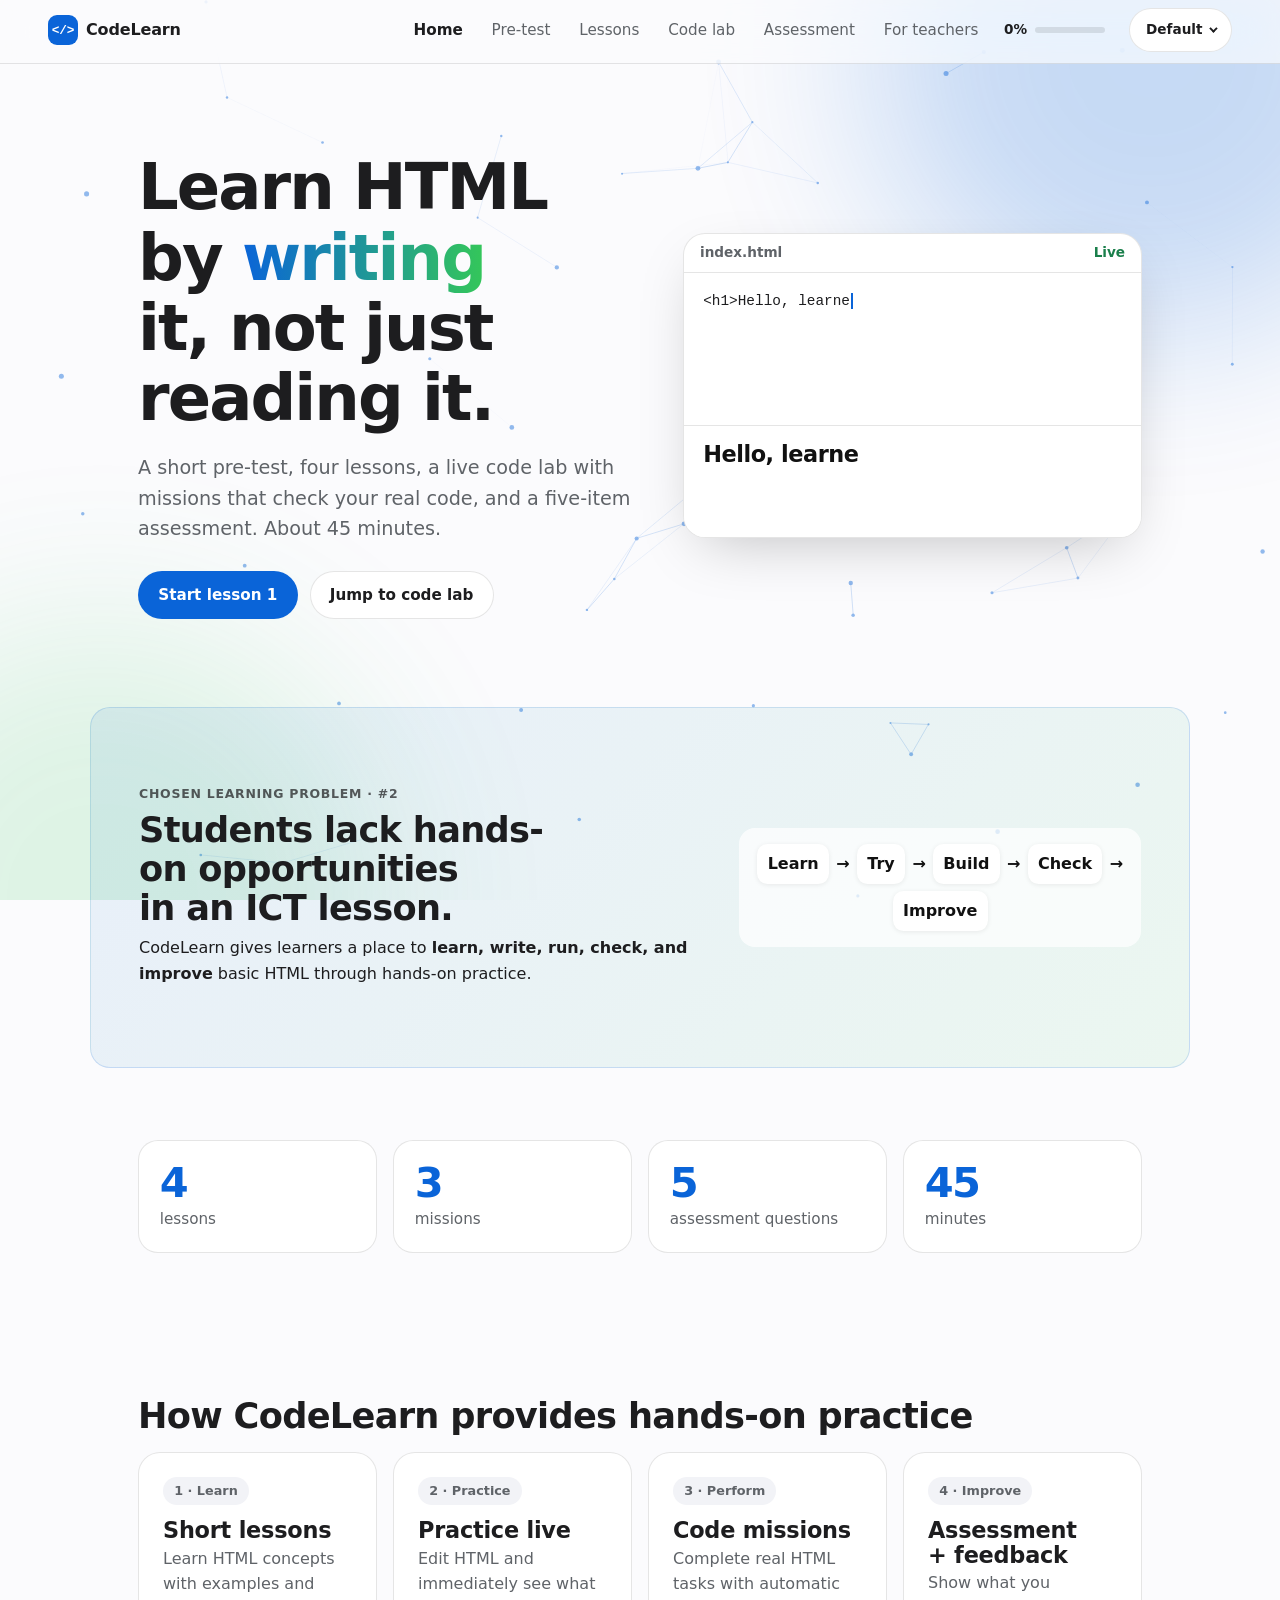
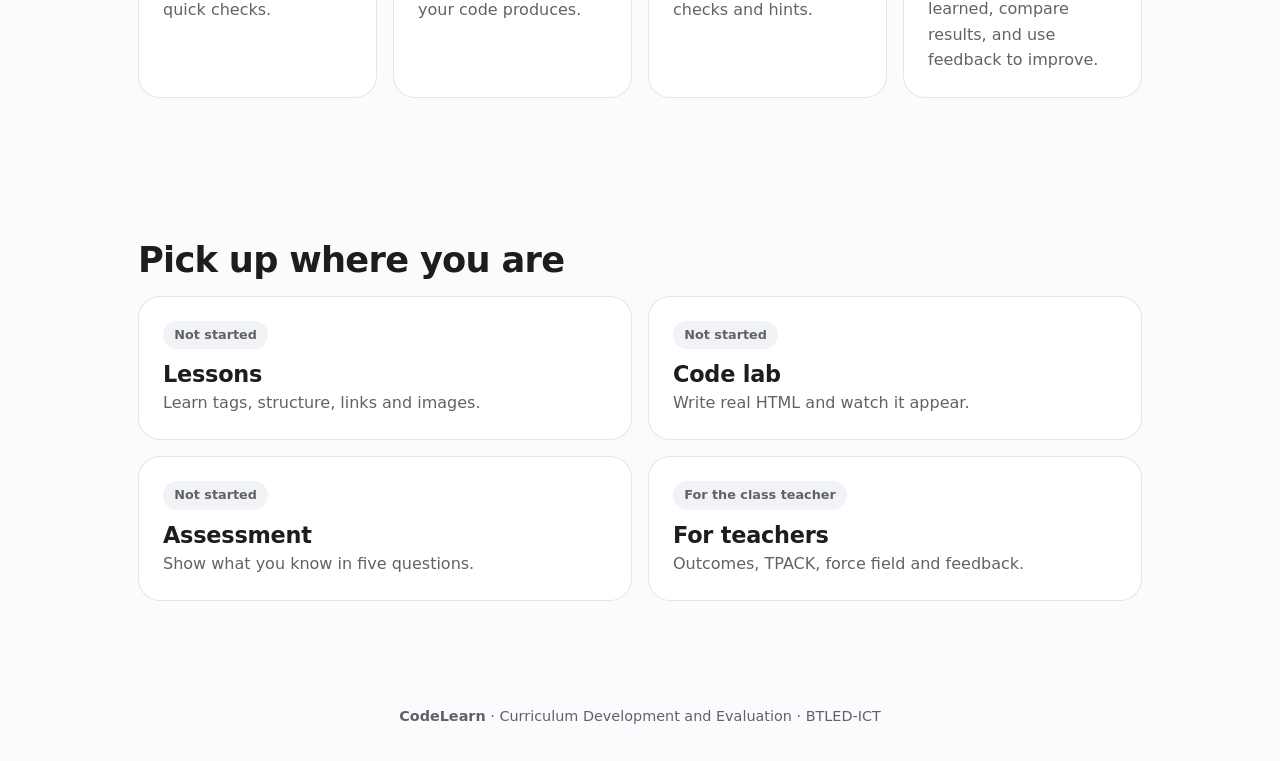
<file: index.html>
<!DOCTYPE html>
<html lang="en"><head><meta charset="UTF-8"><meta name="viewport" content="width=device-width, initial-scale=1, viewport-fit=cover">
<meta name="description" content="CodeLearn: a hands-on HTML mini-curriculum for BTLED-ICT learners.">
<meta name="theme-color" content="#0a64d8"><title>Learn HTML by writing it | CodeLearn</title><link rel="stylesheet" href="css/style.css"><link rel="stylesheet" href="css/fx.css"><script src="js/fx.js"></script></head>
<body><div class="blobs" aria-hidden="true"><i></i><i></i></div>
<header class="bar"><a class="brand" href="index.html"><span class="mark">&lt;/&gt;</span>CodeLearn</a>
<nav aria-label="Main"><a href="index.html" aria-current="page">Home</a><a href="pretest.html">Pre-test</a><a href="lessons.html">Lessons</a><a href="lab.html">Code lab</a><a href="assessment.html">Assessment</a><a href="teacher.html">For teachers</a></nav>
<div class="meter" title="Your progress"><span id="pText">0%</span><i><b id="pBar"></b></i></div></header>
<main><section class="hero">
<div class="heroText"><h1>Learn HTML by writing it, not just reading it.</h1>
<p>A short pre-test, four lessons, a live code lab with missions that check your real code, and a five-item assessment. About 45 minutes.</p>
<div class="row"><a class="btn primary" href="lessons.html">Start lesson 1</a><a class="btn" href="lab.html">Jump to code lab</a></div>
<p class="resume" id="resume" hidden></p></div>
<div class="demo" aria-hidden="true"><div class="paneBar"><span>index.html</span><span class="live">Live</span></div>
<pre id="typeCode"></pre><div class="mini" id="typePrev"></div></div>
</section>
<section class="sec callout" aria-labelledby="problemTitle">
<div class="calloutGrid">
<div><span class="eyebrow">Chosen learning problem · #2</span><h2 id="problemTitle">Students lack hands-on opportunities in an ICT lesson.</h2>
<p>CodeLearn gives learners a place to <b>learn, write, run, check, and improve</b> basic HTML through hands-on practice.</p></div>
<div class="flow" aria-label="CodeLearn learning cycle"><span>Learn</span><b>→</b><span>Try</span><b>→</b><span>Build</span><b>→</b><span>Check</span><b>→</b><span>Improve</span></div>
</div></section>
<section class="sec"><div class="stats">
<div><b data-count="4">0</b><span>lessons</span></div><div><b data-count="3">0</b><span>missions</span></div>
<div><b data-count="5">0</b><span>assessment questions</span></div><div><b data-count="45">0</b><span>minutes</span></div></div></section>
<section class="sec"><h2>How CodeLearn provides hands-on practice</h2><div class="paths four">
<div class="path"><span class="badge plain">1 · Learn</span><h3>Short lessons</h3><p>Learn HTML concepts with examples and quick checks.</p></div>
<div class="path"><span class="badge plain">2 · Practice</span><h3>Practice live</h3><p>Edit HTML and immediately see what your code produces.</p></div>
<div class="path"><span class="badge plain">3 · Perform</span><h3>Code missions</h3><p>Complete real HTML tasks with automatic checks and hints.</p></div>
<div class="path"><span class="badge plain">4 · Improve</span><h3>Assessment + feedback</h3><p>Show what you learned, compare results, and use feedback to improve.</p></div>
</div></section><section class="sec"><h2>Pick up where you are</h2>
<div class="paths">
<a class="path" href="lessons.html"><span class="badge" data-step="lessons">Not started</span><h3>Lessons</h3><p>Learn tags, structure, links and images.</p></a>
<a class="path" href="lab.html"><span class="badge" data-step="lab">Not started</span><h3>Code lab</h3><p>Write real HTML and watch it appear.</p></a>
<a class="path" href="assessment.html"><span class="badge" data-step="quiz">Not started</span><h3>Assessment</h3><p>Show what you know in five questions.</p></a>
<a class="path" href="teacher.html"><span class="badge plain">For the class teacher</span><h3>For teachers</h3><p>Outcomes, TPACK, force field and feedback.</p></a>
</div></section></main><footer><b>CodeLearn</b> · Curriculum Development and Evaluation · BTLED-ICT</footer>
<script src="js/script.js"></script></body></html>
</file>
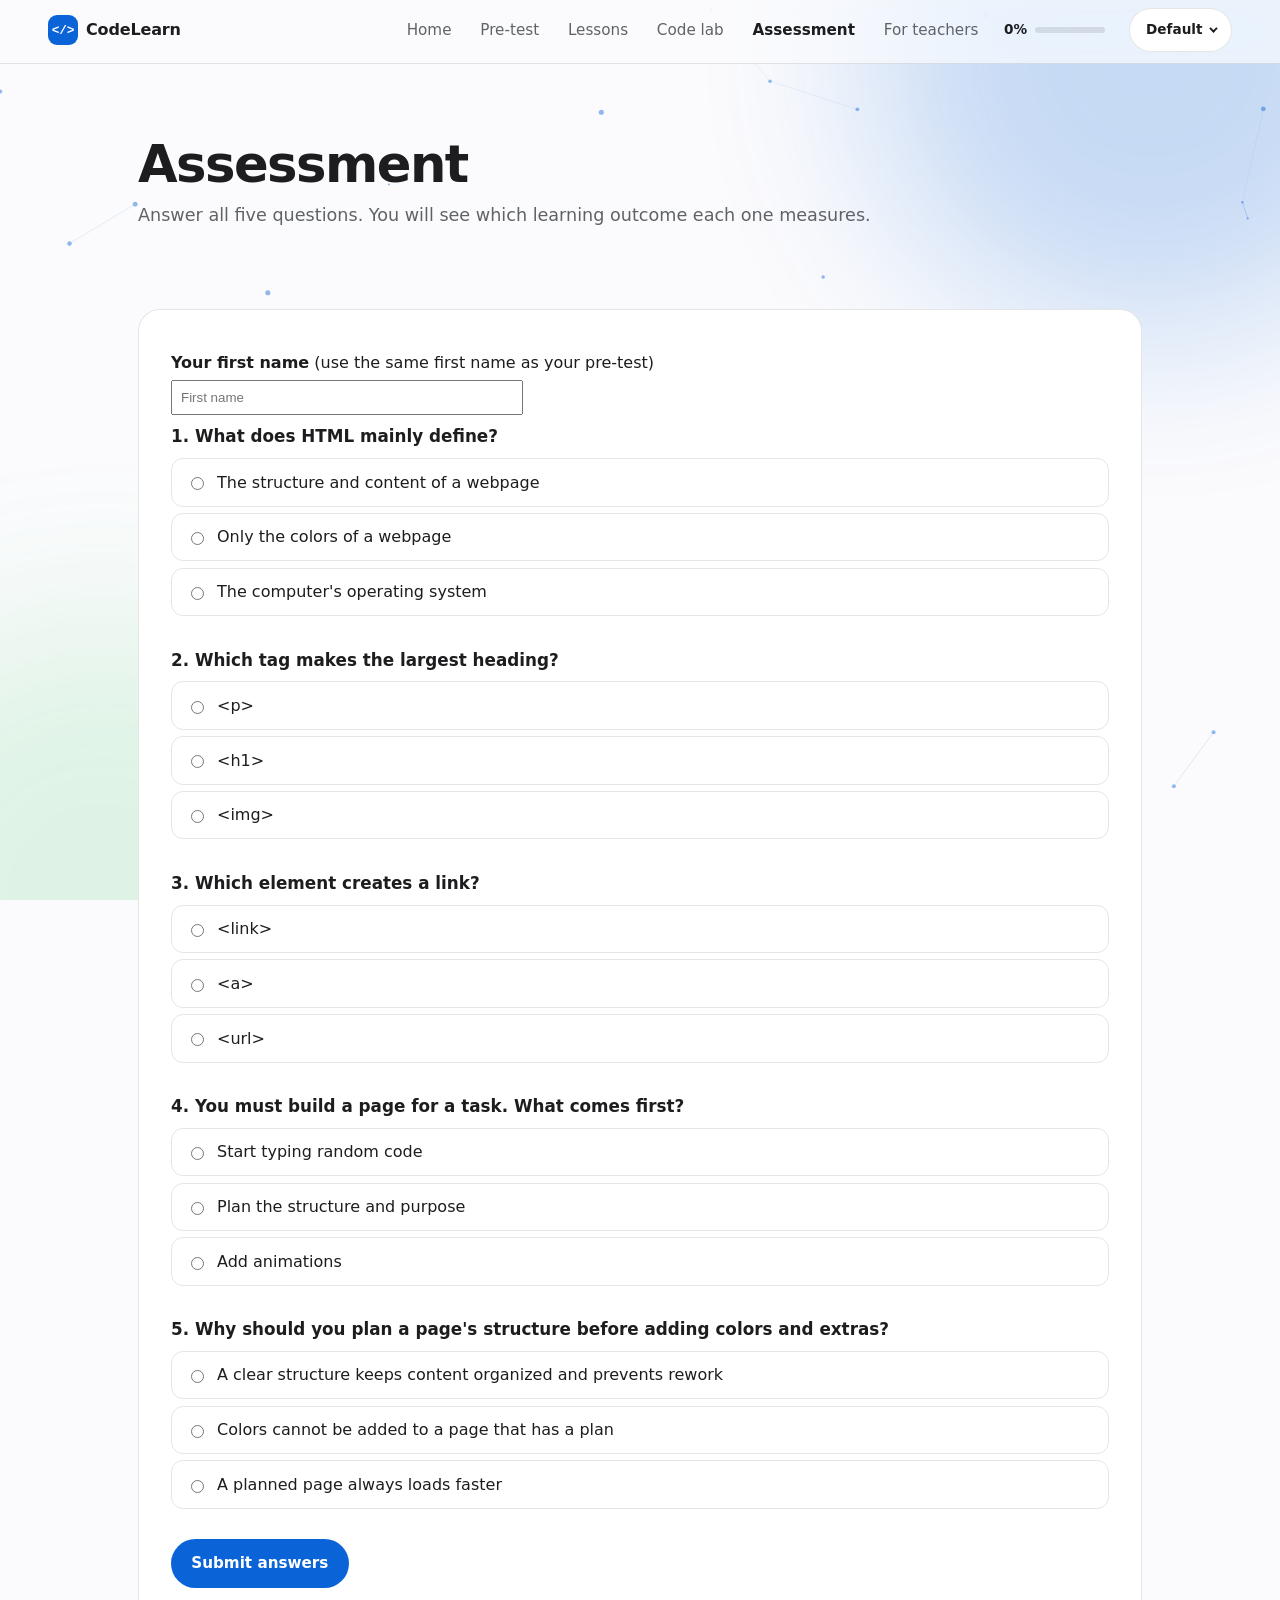
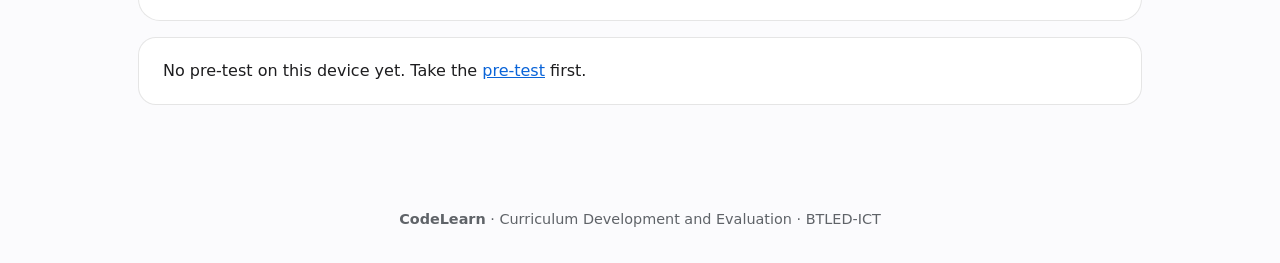
<file: assessment.html>
<!DOCTYPE html>
<html lang="en"><head><meta charset="UTF-8"><meta name="viewport" content="width=device-width, initial-scale=1, viewport-fit=cover">
<meta name="description" content="CodeLearn: a hands-on HTML mini-curriculum for BTLED-ICT learners.">
<meta name="theme-color" content="#0a64d8"><title>Assessment | CodeLearn</title><link rel="stylesheet" href="css/style.css"><link rel="stylesheet" href="css/fx.css"><script src="js/fx.js"></script></head>
<body><div class="blobs" aria-hidden="true"><i></i><i></i></div>
<header class="bar"><a class="brand" href="index.html"><span class="mark">&lt;/&gt;</span>CodeLearn</a>
<nav aria-label="Main"><a href="index.html">Home</a><a href="pretest.html">Pre-test</a><a href="lessons.html">Lessons</a><a href="lab.html">Code lab</a><a href="assessment.html" aria-current="page">Assessment</a><a href="teacher.html">For teachers</a></nav>
<div class="meter" title="Your progress"><span id="pText">0%</span><i><b id="pBar"></b></i></div></header>
<main><div class="pagehead"><h1>Assessment</h1><p>Answer all five questions. You will see which learning outcome each one measures.</p></div><section id="check" class="sec">
  <form id="quiz" class="card" novalidate></form>
  <div id="result" class="result" role="status" tabindex="-1"></div>
<div id="compare" class="result" style="margin-top:1rem"></div>
</section></main><footer><b>CodeLearn</b> · Curriculum Development and Evaluation · BTLED-ICT</footer>
<script src="js/script.js"></script></body></html>
</file>
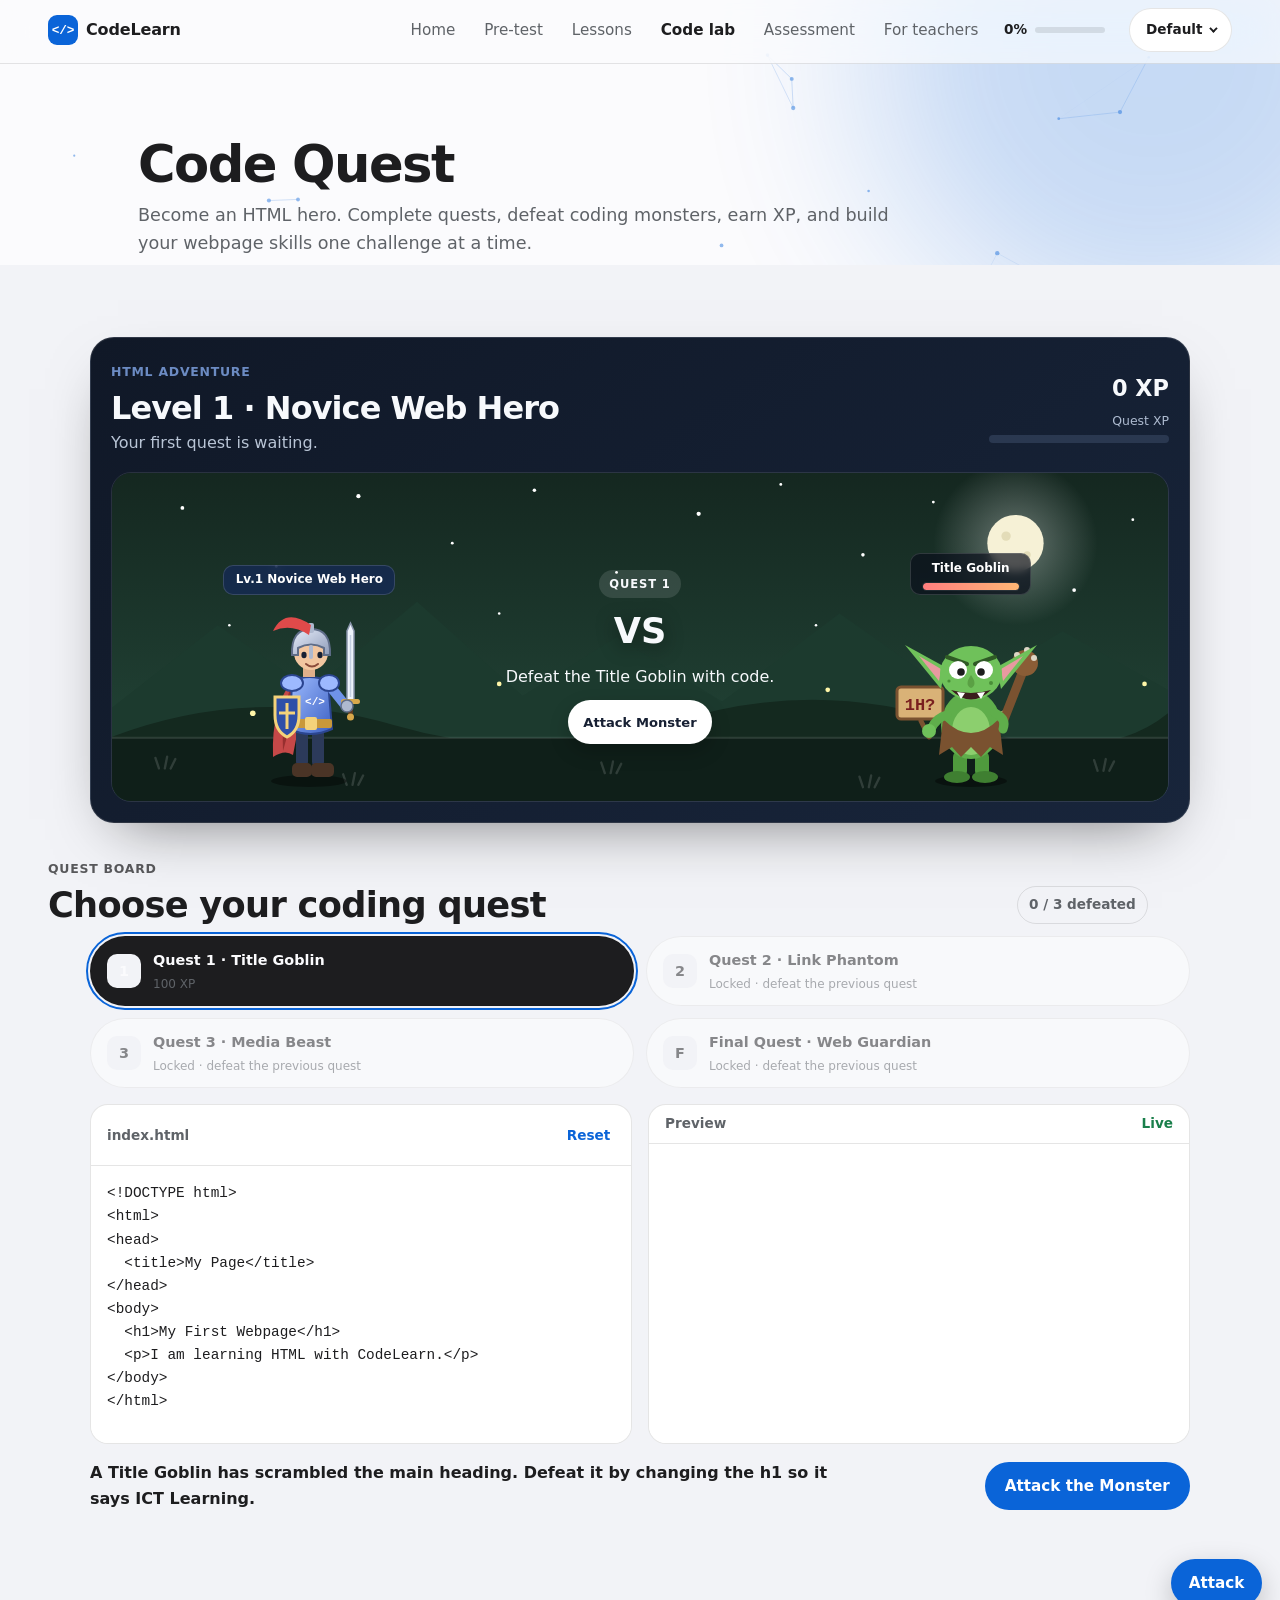
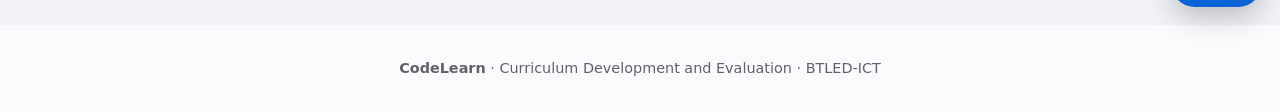
<file: lab.html>
<!DOCTYPE html>
<html lang="en"><head><meta charset="UTF-8"><meta name="viewport" content="width=device-width, initial-scale=1, viewport-fit=cover">
<meta name="description" content="CodeLearn: a hands-on HTML mini-curriculum for BTLED-ICT learners.">
<meta name="theme-color" content="#0a64d8"><title>Code lab | CodeLearn</title><link rel="stylesheet" href="css/style.css"><link rel="stylesheet" href="css/fx.css"><script src="js/fx.js"></script></head>
<body><div class="blobs" aria-hidden="true"><i></i><i></i></div>
<header class="bar"><a class="brand" href="index.html"><span class="mark">&lt;/&gt;</span>CodeLearn</a>
<nav aria-label="Main"><a href="index.html">Home</a><a href="pretest.html">Pre-test</a><a href="lessons.html">Lessons</a><a href="lab.html" aria-current="page">Code lab</a><a href="assessment.html">Assessment</a><a href="teacher.html">For teachers</a></nav>
<div class="meter" title="Your progress"><span id="pText">0%</span><i><b id="pBar"></b></i></div></header>
<main><div class="pagehead"><h1>Code Quest</h1><p>Become an HTML hero. Complete quests, defeat coding monsters, earn XP, and build your webpage skills one challenge at a time.</p></div><section id="lab" class="sec tint">
  <div class="rpg-panel" aria-label="CodeLearn RPG progress">
    <div class="rpg-top">
      <div><span class="eyebrow">HTML ADVENTURE</span><h2 id="heroTitle">Novice Web Hero</h2><p id="heroStatus">Your first quest is waiting.</p></div>
      <div class="xp-box"><strong id="xpText">0 XP</strong><span>Quest XP</span><i><b id="xpBar"></b></i></div>
    </div>
    <div class="battle-scene" id="battleScene" data-m="0" data-lv="1" aria-live="polite">
      <!-- Backdrop -->
      <svg class="scene-bg" viewBox="0 0 900 300" preserveAspectRatio="xMidYMid slice" aria-hidden="true">
        <defs>
          <linearGradient id="skyG" x1="0" y1="0" x2="0" y2="1"><stop offset="0" style="stop-color:var(--s1)"/><stop offset="1" style="stop-color:var(--s2)"/></linearGradient>
          <radialGradient id="moonG"><stop offset="0" stop-color="#fff" stop-opacity=".35"/><stop offset="1" stop-color="#fff" stop-opacity="0"/></radialGradient>
        </defs>
        <rect width="900" height="300" fill="url(#skyG)"/>
        <g class="stars" fill="#fff">
          <circle cx="60" cy="40" r="1.6"/><circle cx="140" cy="90" r="1.2"/><circle cx="210" cy="30" r="1.8"/><circle cx="290" cy="70" r="1.2"/><circle cx="360" cy="25" r="1.5"/><circle cx="430" cy="95" r="1.2"/><circle cx="500" cy="45" r="1.8"/><circle cx="570" cy="20" r="1.2"/><circle cx="640" cy="80" r="1.5"/><circle cx="700" cy="35" r="1.2"/><circle cx="820" cy="110" r="1.6"/><circle cx="870" cy="50" r="1.2"/><circle cx="100" cy="140" r="1.1"/><circle cx="330" cy="130" r="1.1"/><circle cx="600" cy="140" r="1.1"/>
        </g>
        <circle cx="770" cy="70" r="70" fill="url(#moonG)"/><circle cx="770" cy="70" r="24" fill="#f6f1d6"/><circle cx="762" cy="64" r="4" fill="#e3dcb8"/><circle cx="780" cy="80" r="3" fill="#e3dcb8"/>
        <path style="fill:var(--hill1)" d="M0 210 L90 140 L170 195 L260 120 L350 200 L430 150 L520 205 L620 130 L720 200 L810 145 L900 195 V300 H0Z"/>
        <path style="fill:var(--hill2)" d="M0 235 Q120 190 240 225 T480 222 T720 224 T900 215 V300 H0Z"/>
        <rect style="fill:var(--ground)" y="236" width="900" height="64"/>
        <path d="M0 236 H900" stroke="rgba(255,255,255,.1)" stroke-width="2"/>
        <g class="grass" stroke="rgba(255,255,255,.14)" stroke-width="2" stroke-linecap="round" fill="none">
          <path d="M40 262 l-3 -9 M45 262 l2 -10 M50 262 l4 -8"/><path d="M200 276 l-3 -9 M205 276 l2 -10 M210 276 l4 -8"/><path d="M420 266 l-3 -9 M425 266 l2 -10 M430 266 l4 -8"/><path d="M640 278 l-3 -9 M645 278 l2 -10 M650 278 l4 -8"/><path d="M840 264 l-3 -9 M845 264 l2 -10 M850 264 l4 -8"/>
        </g>
        <g class="fireflies" fill="#fff6a8"><circle cx="120" cy="215" r="2.4"/><circle cx="330" cy="190" r="2"/><circle cx="470" cy="220" r="2.4"/><circle cx="610" cy="195" r="2"/><circle cx="760" cy="215" r="2.4"/><circle cx="880" cy="190" r="2"/></g>
      </svg>

      <!-- HERO -->
      <div class="char hero-char">
        <div class="nameplate hero-plate"><b id="heroName">Lv.1 Novice Web Hero</b></div>
        <div class="hero-fx">
        <svg class="hero-svg" viewBox="0 0 160 190" role="img" aria-label="HTML hero, a knight with a sword and shield">
          <defs>
            <linearGradient id="hArmor" x1="0" y1="0" x2="1" y2="1"><stop offset="0" stop-color="#9ebcff"/><stop offset="1" stop-color="#3b5fc2"/></linearGradient>
            <linearGradient id="hSteel" x1="0" y1="0" x2="1" y2="1"><stop offset="0" stop-color="#e8eefb"/><stop offset="1" stop-color="#8e9bb8"/></linearGradient>
            <radialGradient id="hAura"><stop offset="0" stop-color="#8ec5ff" stop-opacity=".55"/><stop offset="1" stop-color="#8ec5ff" stop-opacity="0"/></radialGradient>
          </defs>
          <ellipse class="shadow" cx="80" cy="180" rx="38" ry="6" fill="#000" opacity=".4"/>
          <circle class="aura lv4" cx="80" cy="100" r="76" fill="url(#hAura)"/>
          <g class="h-bob">
            <g class="h-cape">
              <path d="M66 76 Q42 104 44 156 Q56 148 64 154 Q72 112 78 84Z" fill="#c54848"/>
              <path d="M66 76 Q52 104 54 150 Q62 118 78 84Z" fill="#972f2f"/>
              <path class="lv2" d="M66 76 Q42 104 44 156" fill="none" stroke="#f4d27a" stroke-width="2.5"/>
            </g>
            <rect x="67" y="124" width="12" height="42" rx="5" fill="#2c3a5a"/><rect x="83" y="124" width="12" height="42" rx="5" fill="#2c3a5a"/>
            <rect x="63" y="162" width="20" height="14" rx="5" fill="#4a3426"/><rect x="82" y="162" width="23" height="14" rx="5" fill="#4a3426"/>
            <path d="M63 80 Q80 72 99 80 L103 128 Q81 138 61 128Z" fill="url(#hArmor)" stroke="#2b4590" stroke-width="2"/>
            <rect x="61" y="118" width="42" height="9" rx="2" fill="#c9983a"/><rect x="76" y="116" width="12" height="13" rx="2" fill="#f4d27a"/>
            <text x="86" y="104" text-anchor="middle" font-family="ui-monospace,Consolas,monospace" font-weight="800" font-size="11" fill="#fff">&lt;/&gt;</text>
            <ellipse cx="63" cy="82" rx="11" ry="8" fill="#9db9ff" stroke="#2b4590" stroke-width="2"/>
            <path class="lv3" d="M63 80 Q80 72 99 80" stroke="#f4d27a" stroke-width="3" fill="none"/>
            <ellipse class="lv3" cx="63" cy="82" rx="11" ry="8" fill="none" stroke="#f4d27a" stroke-width="2.5"/>
            <g class="h-shield"><path d="M46 96 H70 V114 Q70 130 58 136 Q46 130 46 114Z" fill="#2f4fa8" stroke="#f4d27a" stroke-width="3"/><path d="M58 102 V128 M50 112 H66" stroke="#f4d27a" stroke-width="3"/></g>
            <g class="h-head">
              <rect x="74" y="66" width="12" height="10" fill="#e0b08a"/>
              <circle cx="82" cy="52" r="17" fill="#f2c6a0"/>
              <g class="h-blink"><ellipse cx="75" cy="54" rx="2.6" ry="3.2" fill="#172033"/><ellipse cx="91" cy="54" rx="2.6" ry="3.2" fill="#172033"/></g>
              <path d="M77 63 Q83 68 89 63" stroke="#8a4b3a" stroke-width="2" fill="none" stroke-linecap="round"/>
              <path d="M63 54 Q62 28 82 28 Q102 28 101 54 L95 54 L95 47 Q82 40 69 47 L69 54Z" fill="url(#hSteel)" stroke="#5f6d88" stroke-width="2"/>
              <rect x="80" y="44" width="4" height="14" rx="2" fill="#aeb9cf"/>
              <rect x="79" y="22" width="6" height="10" rx="2" fill="#aeb9cf"/>
              <path class="h-plume" d="M82 24 Q56 6 44 30 Q62 22 80 34Z" fill="#e04a4a"/>
            </g>
            <g class="h-arm">
              <path d="M100 84 L116 104" stroke="#6f93e8" stroke-width="10" stroke-linecap="round"/>
              <ellipse cx="100" cy="82" rx="10" ry="8" fill="#9db9ff" stroke="#2b4590" stroke-width="2"/>
              <ellipse class="lv3" cx="100" cy="82" rx="10" ry="8" fill="none" stroke="#f4d27a" stroke-width="2.5"/>
              <g class="h-sword">
                <path class="lv4 blade-glow" d="M118 100 L118 30 L121.5 22 L125 30 L125 100Z" fill="#7fe3ff" stroke="#7fe3ff" stroke-width="6" opacity=".55"/>
                <path d="M118 100 L118 30 L121.5 22 L125 30 L125 100Z" fill="#eef3fb" stroke="#8b97ad" stroke-width="1.5"/>
                <path d="M121.5 34 V96" stroke="#c4cfe2" stroke-width="1.5"/>
                <rect x="112" y="98" width="19" height="5" rx="2.5" fill="#d7a84b"/><rect x="119" y="103" width="5" height="11" rx="2" fill="#5b3a22"/><circle cx="121.5" cy="116" r="3.5" fill="#d7a84b"/>
                <path class="glint" d="M121.5 40 l2 5 5 2 -5 2 -2 5 -2 -5 -5 -2 5 -2z" fill="#fff"/>
              </g>
              <circle cx="118" cy="105" r="6" fill="#aeb9cf" stroke="#5f6d88" stroke-width="1.5"/>
            </g>
          </g>
        </svg>
        </div>
      </div>

      <div class="battle-middle"><span class="battle-label" id="battleLabel">QUEST 1</span><div class="vs">VS</div><span id="battleHint">Write code to attack.</span><button class="btn battle-attack" id="battleAttack" type="button">Attack Monster</button></div>

      <!-- MONSTERS (one visible at a time) -->
      <div class="char monster-char">
        <div class="taunt" id="taunt" role="status"></div>
        <div class="nameplate"><b id="monName">Title Goblin</b><span class="hp"><i id="monHp"></i></span></div>
        <div class="mon-fx">
          <svg class="slash" viewBox="0 0 80 120" aria-hidden="true"><path d="M64 6 Q10 56 52 114 Q28 58 64 6Z" fill="#fff"/></svg>
          <svg class="spark" viewBox="0 0 60 60" aria-hidden="true"><path d="M30 2 L36 22 L58 30 L36 38 L30 58 L24 38 L2 30 L24 22Z" fill="#ffe27a"/></svg>
          <span class="hit-text" id="hitText">HIT!</span>

          <!-- 0 · Title Goblin -->
          <svg class="mon m0" viewBox="0 0 160 190" role="img" aria-label="Title Goblin, a green goblin with a scrambled sign">
            <ellipse class="shadow" cx="80" cy="180" rx="36" ry="6" fill="#000" opacity=".4"/>
            <g class="g-hop">
              <g class="g-club"><path d="M110 126 L132 70" stroke="#7a5230" stroke-width="9" stroke-linecap="round"/><circle cx="134" cy="62" r="13" fill="#8a5d36"/><circle cx="126" cy="54" r="3" fill="#ddd6c6"/><circle cx="143" cy="57" r="3" fill="#ddd6c6"/><circle cx="136" cy="49" r="3" fill="#ddd6c6"/></g>
              <rect x="62" y="150" width="14" height="26" rx="6" fill="#4f9a3d"/><rect x="84" y="150" width="14" height="26" rx="6" fill="#4f9a3d"/>
              <ellipse cx="66" cy="176" rx="13" ry="6" fill="#3f7f31"/><ellipse cx="94" cy="176" rx="13" ry="6" fill="#3f7f31"/>
              <ellipse cx="80" cy="124" rx="30" ry="34" fill="#5fae4b"/><ellipse cx="80" cy="130" rx="19" ry="24" fill="#8ccf6e"/>
              <path d="M52 118 Q80 146 108 118 L112 154 L99 146 L90 156 L80 146 L70 156 L61 146 L48 154Z" fill="#7a5230"/>
              <path d="M104 112 Q116 118 112 128" stroke="#5fae4b" stroke-width="9" fill="none" stroke-linecap="round"/>
              <g class="g-sign">
                <path d="M30 120 L38 136" stroke="#7a5230" stroke-width="5" stroke-linecap="round"/>
                <rect x="6" y="86" width="46" height="32" rx="4" fill="#d9b277" stroke="#7a5230" stroke-width="3"/>
                <text x="29" y="109" text-anchor="middle" font-family="ui-monospace,Consolas,monospace" font-weight="800" font-size="17" fill="#7a1f1f">1H?</text>
                <path d="M56 114 Q46 116 40 128" stroke="#5fae4b" stroke-width="9" fill="none" stroke-linecap="round"/><circle cx="38" cy="130" r="7" fill="#6fc15a"/>
              </g>
              <g class="g-head">
                <path class="g-ear l" d="M54 66 L14 44 L50 88Z" fill="#6fc15a"/><path d="M50 68 L28 55 L48 80Z" fill="#e89aa0"/>
                <path class="g-ear r" d="M106 66 L146 44 L110 88Z" fill="#6fc15a"/><path d="M110 68 L132 55 L112 80Z" fill="#e89aa0"/>
                <ellipse cx="80" cy="72" rx="31" ry="27" fill="#6fc15a"/>
                <path d="M56 56 L76 63" stroke="#2f5a25" stroke-width="4" stroke-linecap="round"/><path d="M104 56 L84 63" stroke="#2f5a25" stroke-width="4" stroke-linecap="round"/>
                <circle cx="67" cy="69" r="9" fill="#fff"/><circle cx="93" cy="69" r="9" fill="#fff"/>
                <g class="g-pupils"><circle cx="70" cy="71" r="3.8" fill="#1d1d1d"/><circle cx="90" cy="71" r="3.8" fill="#1d1d1d"/></g>
                <path d="M80 74 Q87 84 80 87 Q73 84 80 74Z" fill="#5aa044"/>
                <path d="M60 89 Q80 108 100 89 Q80 95 60 89Z" fill="#3b1d1d"/><path d="M66 91 l4 7 4 -6z M86 92 l4 6 4 -7z" fill="#fff"/>
                <circle cx="100" cy="82" r="2" fill="#4a8f38"/><circle cx="58" cy="80" r="1.6" fill="#4a8f38"/>
              </g>
            </g>
          </svg>

          <!-- 1 · Link Phantom -->
          <svg class="mon m1" viewBox="0 0 160 190" role="img" aria-label="Link Phantom, a ghost holding a broken chain">
            <defs>
              <linearGradient id="pGhost" x1="0" y1="0" x2="0" y2="1"><stop offset="0" stop-color="#eef2ff"/><stop offset="1" stop-color="#8aa0ff" stop-opacity=".5"/></linearGradient>
              <radialGradient id="pGlow"><stop offset="0" stop-color="#8aa0ff" stop-opacity=".45"/><stop offset="1" stop-color="#8aa0ff" stop-opacity="0"/></radialGradient>
            </defs>
            <ellipse class="shadow p-shadow" cx="80" cy="180" rx="30" ry="5" fill="#000" opacity=".35"/>
            <g class="p-float">
              <circle cx="80" cy="98" r="74" fill="url(#pGlow)"/>
              <g class="p-orbit">
                <ellipse cx="80" cy="26" rx="9" ry="5" fill="none" stroke="#9fb5ff" stroke-width="3"/>
                <ellipse cx="143" cy="134" rx="9" ry="5" fill="none" stroke="#9fb5ff" stroke-width="3" transform="rotate(60 143 134)"/>
                <ellipse cx="17" cy="134" rx="9" ry="5" fill="none" stroke="#9fb5ff" stroke-width="3" transform="rotate(-60 17 134)"/>
              </g>
              <g class="p-body">
                <path d="M38 150 Q30 56 80 44 Q130 56 122 150 Q112 134 101 152 Q90 134 80 154 Q70 134 59 152 Q48 134 38 150Z" fill="url(#pGhost)" opacity=".93"/>
                <path d="M52 70 Q60 52 80 50" stroke="#fff" opacity=".65" stroke-width="4" fill="none" stroke-linecap="round"/>
                <path d="M42 106 Q18 112 14 134 Q28 126 40 128Z" fill="#cdd9ff" opacity=".92"/><path d="M118 106 Q142 112 146 134 Q132 126 120 128Z" fill="#cdd9ff" opacity=".92"/>
                <path d="M54 74 L74 83" stroke="#141a4a" stroke-width="4" stroke-linecap="round"/><path d="M106 74 L86 83" stroke="#141a4a" stroke-width="4" stroke-linecap="round"/>
                <ellipse cx="65" cy="91" rx="8" ry="11" fill="#141a4a"/><ellipse cx="95" cy="91" rx="8" ry="11" fill="#141a4a"/>
                <circle cx="67" cy="89" r="3" fill="#6ff2ff"/><circle cx="93" cy="89" r="3" fill="#6ff2ff"/>
                <ellipse class="p-mouth" cx="80" cy="120" rx="9" ry="12" fill="#141a4a"/>
              </g>
              <g class="p-chain"><path d="M16 136 Q80 192 144 136" fill="none" stroke="#9fb5ff" stroke-width="5" stroke-dasharray="9 6" stroke-linecap="round"/><circle cx="16" cy="136" r="5" fill="#cdd9ff"/><circle cx="144" cy="136" r="5" fill="#cdd9ff"/></g>
            </g>
          </svg>

          <!-- 2 · Media Beast -->
          <svg class="mon m2" viewBox="0 0 160 190" role="img" aria-label="Media Beast, a one-eyed orange monster with a picture frame on its belly">
            <ellipse class="shadow" cx="80" cy="180" rx="50" ry="7" fill="#000" opacity=".4"/>
            <g class="b-breath">
              <ellipse cx="52" cy="171" rx="19" ry="10" fill="#b8541f"/><ellipse cx="108" cy="171" rx="19" ry="10" fill="#b8541f"/>
              <g class="b-arm l"><path d="M44 98 Q14 112 20 146" stroke="#e0793c" stroke-width="18" stroke-linecap="round" fill="none"/><circle cx="20" cy="150" r="13" fill="#e0793c"/><path d="M12 158 l-2 7 M20 161 l0 7 M28 158 l2 7" stroke="#f4e6c4" stroke-width="3" stroke-linecap="round"/></g>
              <g class="b-arm r"><path d="M116 98 Q146 112 140 146" stroke="#e0793c" stroke-width="18" stroke-linecap="round" fill="none"/><circle cx="140" cy="150" r="13" fill="#e0793c"/><path d="M132 158 l-2 7 M140 161 l0 7 M148 158 l2 7" stroke="#f4e6c4" stroke-width="3" stroke-linecap="round"/></g>
              <ellipse cx="80" cy="118" rx="44" ry="52" fill="#e0793c"/>
              <path d="M46 98 q10 4 8 16 M114 98 q-10 4 -8 16 M48 130 q8 2 8 12 M112 130 q-8 2 -8 12" stroke="#b8541f" stroke-width="4" fill="none" stroke-linecap="round"/>
              <ellipse cx="80" cy="134" rx="29" ry="32" fill="#f7be8a"/>
              <rect x="61" y="118" width="38" height="30" rx="3" fill="#5b3a22"/><rect x="65" y="122" width="30" height="22" fill="#7ec8ff"/>
              <path d="M65 144 L75 131 L81 138 L88 129 L95 144Z" fill="#3a8f5a"/><circle cx="72" cy="128" r="3" fill="#ffe27a"/>
              <g class="b-head">
                <path d="M52 52 Q38 30 56 20 Q56 40 64 48Z" fill="#f4e6c4"/><path d="M108 52 Q122 30 104 20 Q104 40 96 48Z" fill="#f4e6c4"/>
                <ellipse cx="80" cy="66" rx="36" ry="32" fill="#e8873f"/>
                <circle cx="80" cy="62" r="19" fill="#fff" stroke="#b8541f" stroke-width="3"/>
                <g class="b-iris"><circle cx="80" cy="62" r="10" fill="#27b5a8"/><circle cx="80" cy="62" r="5" fill="#0b2a2a"/><circle cx="76" cy="58" r="2.2" fill="#fff"/></g>
                <ellipse class="b-blink" cx="80" cy="62" rx="20" ry="20" fill="#e8873f"/>
                <path d="M57 45 L80 54 L103 45" stroke="#7a3512" stroke-width="6" fill="none" stroke-linecap="round" stroke-linejoin="round"/>
                <path d="M54 86 Q80 104 106 86 Q80 92 54 86Z" fill="#3b1810"/><path d="M62 89 l4 8 4 -7z M90 89 l4 7 4 -8z" fill="#fff"/>
              </g>
            </g>
          </svg>

          <!-- 3 · Web Guardian -->
          <svg class="mon m3" viewBox="0 0 160 190" role="img" aria-label="Web Guardian, a crowned armored spider boss">
            <defs><radialGradient id="sAbd" cx=".4" cy=".35"><stop offset="0" stop-color="#6a4fb0"/><stop offset="1" stop-color="#2a1d52"/></radialGradient></defs>
            <ellipse class="shadow" cx="84" cy="181" rx="62" ry="7" fill="#000" opacity=".45"/>
            <g class="s-web" stroke="#9fd4ff" fill="none" stroke-width="1" opacity=".4"><circle cx="124" cy="34" r="14" stroke-dasharray="4 3"/><circle cx="124" cy="34" r="27" stroke-dasharray="5 3"/><path d="M124 34 L88 12 M124 34 L124 -4 M124 34 L160 12 M124 34 L160 44 M124 34 L152 70 M124 34 L96 64 M124 34 L88 40"/></g>
            <g class="s-bob">
              <g class="legs far" fill="none" stroke="#1d1535" stroke-width="6" stroke-linecap="round" stroke-linejoin="round">
                <path class="s-leg" style="transform-origin:56px 108px;animation-delay:-.1s" d="M56 108 L22 88 L16 176"/>
                <path class="s-leg" style="transform-origin:68px 114px;animation-delay:-.6s" d="M68 114 L42 96 L40 176"/>
                <path class="s-leg" style="transform-origin:92px 114px;animation-delay:-.1s" d="M92 114 L128 96 L134 176"/>
                <path class="s-leg" style="transform-origin:106px 110px;animation-delay:-.6s" d="M106 110 L146 90 L152 176"/>
              </g>
              <g class="legs near" fill="none" stroke="#3a2c69" stroke-width="6" stroke-linecap="round" stroke-linejoin="round">
                <path class="s-leg" style="transform-origin:60px 114px;animation-delay:-.6s" d="M60 114 L30 104 L28 176"/>
                <path class="s-leg" style="transform-origin:72px 120px;animation-delay:-.1s" d="M72 120 L54 108 L58 176"/>
                <path class="s-leg" style="transform-origin:94px 120px;animation-delay:-.6s" d="M94 120 L116 106 L114 176"/>
                <path class="s-leg" style="transform-origin:106px 116px;animation-delay:-.1s" d="M106 116 L140 104 L144 176"/>
              </g>
              <ellipse cx="102" cy="112" rx="38" ry="32" fill="url(#sAbd)" stroke="#1d1535" stroke-width="2"/>
              <g class="s-glow" fill="none" stroke="#7ee8ff" stroke-width="1.6"><circle cx="102" cy="112" r="14"/><circle cx="102" cy="112" r="25" stroke-dasharray="4 4"/><path d="M102 82 V142 M72 112 H132 M80 90 L124 134 M124 90 L80 134" opacity=".6"/></g>
              <text class="s-glow" x="102" y="117" text-anchor="middle" font-family="ui-monospace,Consolas,monospace" font-weight="800" font-size="13" fill="#7ee8ff">&lt;/&gt;</text>
              <circle cx="58" cy="102" r="24" fill="#4b3a80" stroke="#1d1535" stroke-width="2"/>
              <path d="M42 113 L37 133 L48 118Z M56 119 L54 136 L64 121Z" fill="#f4e6c4"/>
              <circle cx="46" cy="97" r="6" fill="#ff4d6d"/><circle cx="60" cy="92" r="6" fill="#ff4d6d"/><circle cx="38" cy="107" r="3.2" fill="#ff4d6d"/><circle cx="52" cy="106" r="3.2" fill="#ff4d6d"/>
              <circle cx="44" cy="95" r="2" fill="#fff"/><circle cx="58" cy="90" r="2" fill="#fff"/>
              <g class="s-crown"><path d="M44 80 L46 62 L54 72 L60 58 L66 72 L74 62 L74 80Z" fill="#f4d27a" stroke="#b78a2a" stroke-width="2" stroke-linejoin="round"/><circle cx="60" cy="74" r="3" fill="#ff4d6d"/></g>
            </g>
          </svg>
        </div>
      </div>
    </div>
  </div>
  <div class="quest-title"><div><span class="eyebrow">QUEST BOARD</span><h2>Choose your coding quest</h2></div><span id="questCount" class="quest-count">0 / 3 defeated</span></div>
  <div class="missions" id="missions"></div>
  <button class="battle-float" id="attackFloat" type="button" aria-label="Attack the current coding monster">Attack</button>
  <div class="lab">
    <div class="pane">
      <div class="paneBar"><span>index.html</span><button class="link" id="reset">Reset</button></div>
      <textarea id="editor" spellcheck="false" aria-label="HTML editor"></textarea>
    </div>
    <div class="pane">
      <div class="paneBar"><span>Preview</span><span class="live">Live</span></div>
      <iframe id="frame" title="Live preview" sandbox=""></iframe>
    </div>
  </div>
  <div class="mbar">
    <p id="mTask"></p>
    <button class="btn primary" id="checkM">Attack the Monster</button>
  </div>
  <p class="fb" id="mFb" role="status"></p>
</section></main><footer><b>CodeLearn</b> · Curriculum Development and Evaluation · BTLED-ICT</footer>
<script src="js/script.js"></script></body></html>
</file>
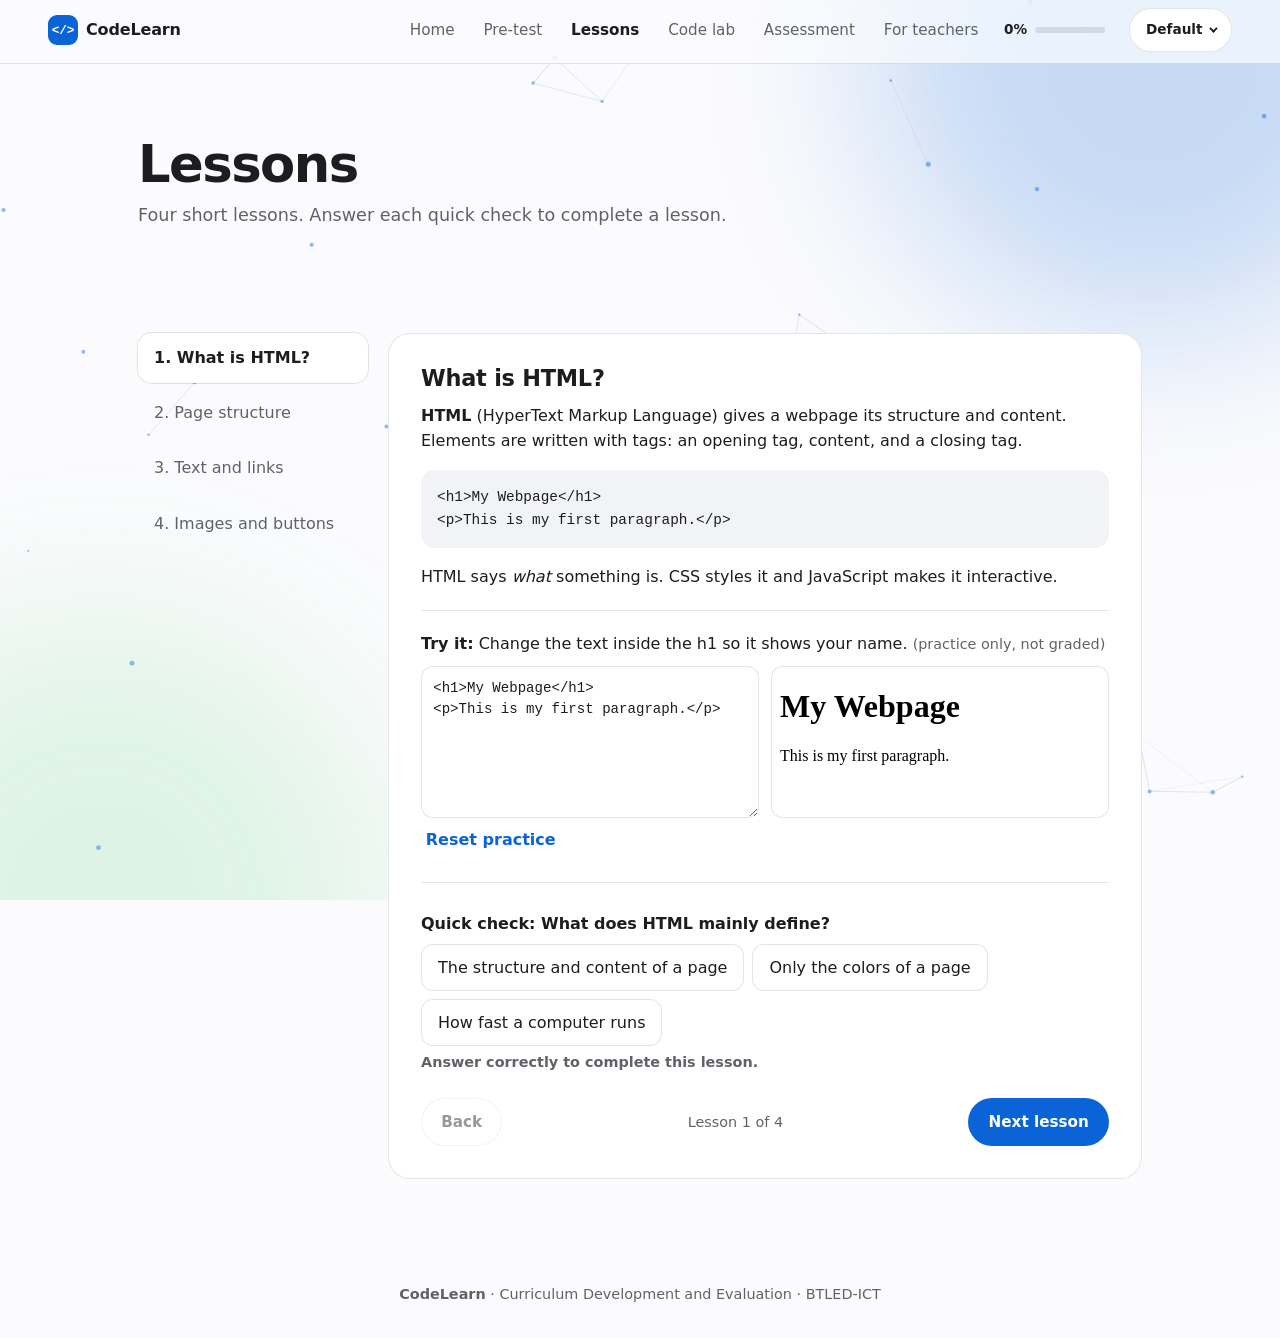
<file: lessons.html>
<!DOCTYPE html>
<html lang="en"><head><meta charset="UTF-8"><meta name="viewport" content="width=device-width, initial-scale=1, viewport-fit=cover">
<meta name="description" content="CodeLearn: a hands-on HTML mini-curriculum for BTLED-ICT learners.">
<meta name="theme-color" content="#0a64d8"><title>Lessons | CodeLearn</title><link rel="stylesheet" href="css/style.css"><link rel="stylesheet" href="css/fx.css"><script src="js/fx.js"></script></head>
<body><div class="blobs" aria-hidden="true"><i></i><i></i></div>
<header class="bar"><a class="brand" href="index.html"><span class="mark">&lt;/&gt;</span>CodeLearn</a>
<nav aria-label="Main"><a href="index.html">Home</a><a href="pretest.html">Pre-test</a><a href="lessons.html" aria-current="page">Lessons</a><a href="lab.html">Code lab</a><a href="assessment.html">Assessment</a><a href="teacher.html">For teachers</a></nav>
<div class="meter" title="Your progress"><span id="pText">0%</span><i><b id="pBar"></b></i></div></header>
<main><div class="pagehead"><h1>Lessons</h1><p>Four short lessons. Answer each quick check to complete a lesson.</p></div><section id="learn" class="sec">
  <div class="lessons">
    <div class="tabs" role="tablist" aria-label="Lessons" id="tabs"></div>
    <article class="card" id="lessonCard" aria-live="polite">
      <h3 id="lTitle"></h3>
      <div id="lBody"></div>
      <div class="tryit" id="lTry"></div>
      <div class="quick" id="lQuick"></div>
      <div class="foot">
        <button class="btn" id="prev">Back</button>
        <span id="lStatus"></span>
        <button class="btn primary" id="next">Next lesson</button>
      </div>
    </article>
  </div>
</section></main><footer><b>CodeLearn</b> · Curriculum Development and Evaluation · BTLED-ICT</footer>
<script src="js/script.js"></script></body></html>
</file>
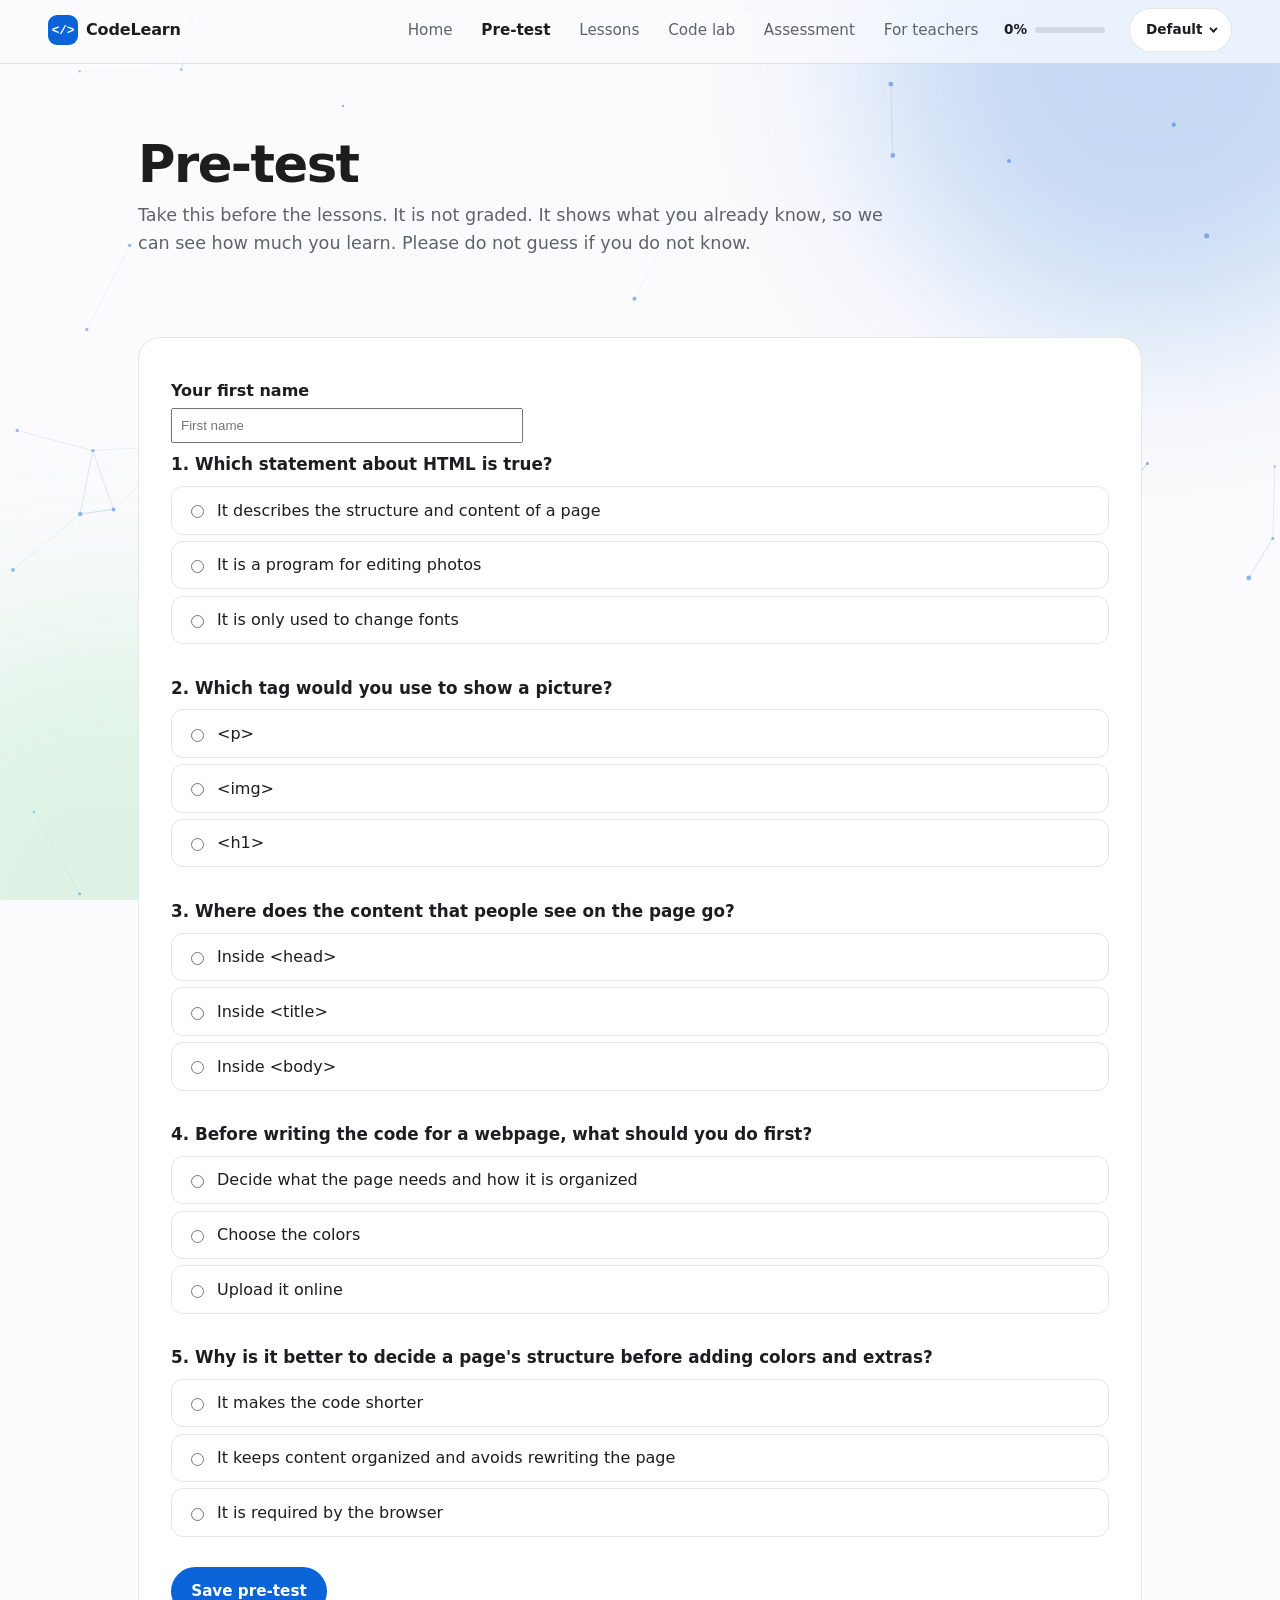
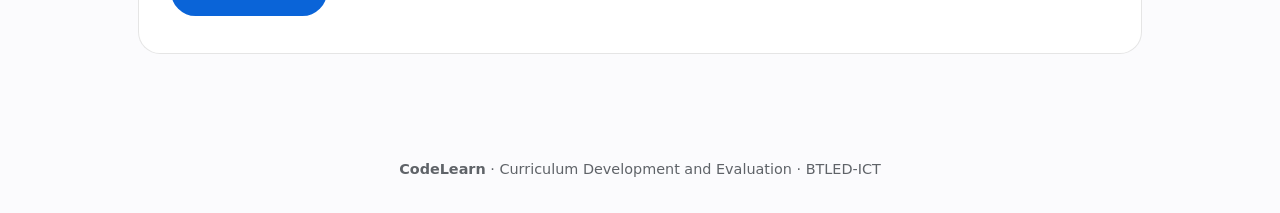
<file: pretest.html>
<!DOCTYPE html>
<html lang="en"><head><meta charset="UTF-8"><meta name="viewport" content="width=device-width, initial-scale=1, viewport-fit=cover">
<meta name="description" content="CodeLearn: a hands-on HTML mini-curriculum for BTLED-ICT learners.">
<meta name="theme-color" content="#0a64d8"><title>Pre-test | CodeLearn</title><link rel="stylesheet" href="css/style.css"><link rel="stylesheet" href="css/fx.css"><script src="js/fx.js"></script></head>
<body><div class="blobs" aria-hidden="true"><i></i><i></i></div>
<header class="bar"><a class="brand" href="index.html"><span class="mark">&lt;/&gt;</span>CodeLearn</a>
<nav aria-label="Main"><a href="index.html">Home</a><a href="pretest.html" aria-current="page">Pre-test</a><a href="lessons.html">Lessons</a><a href="lab.html">Code lab</a><a href="assessment.html">Assessment</a><a href="teacher.html">For teachers</a></nav>
<div class="meter" title="Your progress"><span id="pText">0%</span><i><b id="pBar"></b></i></div></header>
<main><div class="pagehead"><h1>Pre-test</h1><p>Take this before the lessons. It is not graded. It shows what you already know, so we can see how much you learn. Please do not guess if you do not know.</p></div><section id="check" class="sec">
  <form id="preForm" class="card" novalidate></form>
  <div id="preResult" class="result" role="status" tabindex="-1"></div>
</section></main><footer><b>CodeLearn</b> · Curriculum Development and Evaluation · BTLED-ICT</footer>
<script src="js/script.js"></script></body></html>
</file>
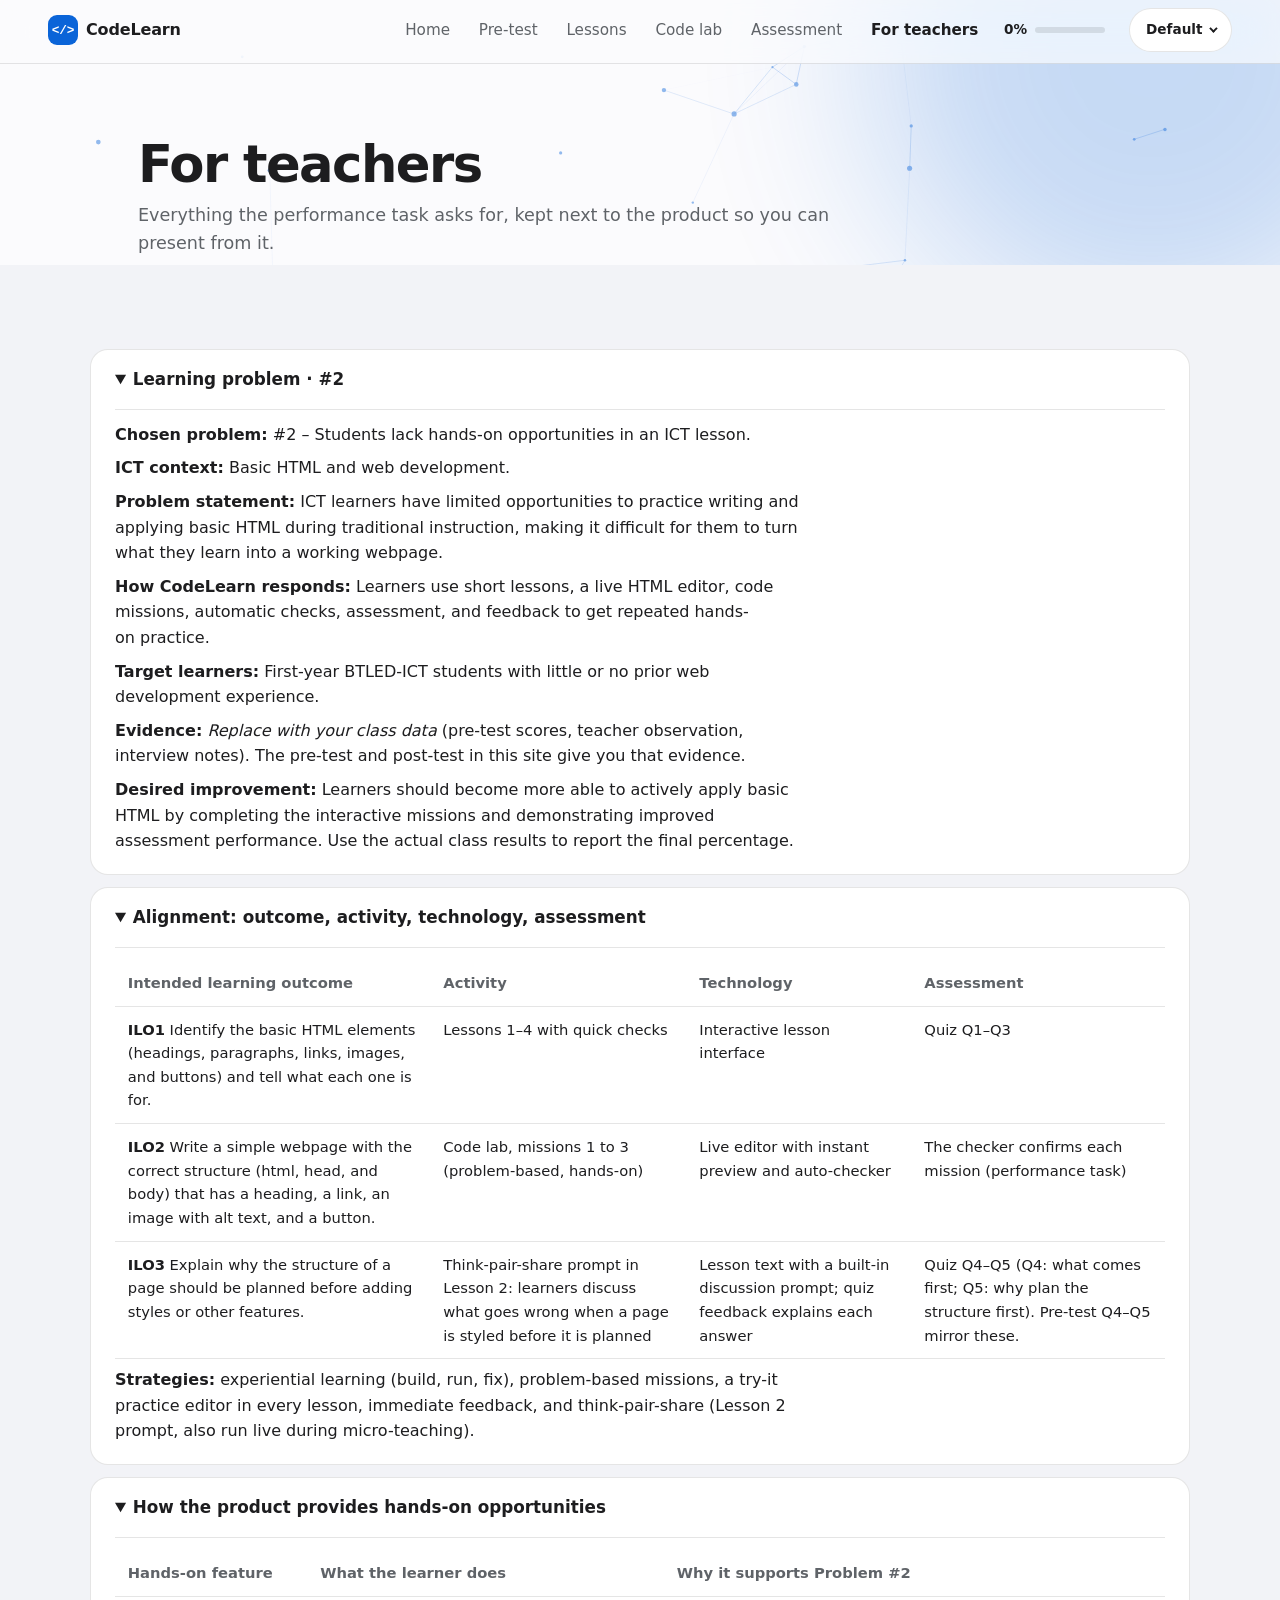
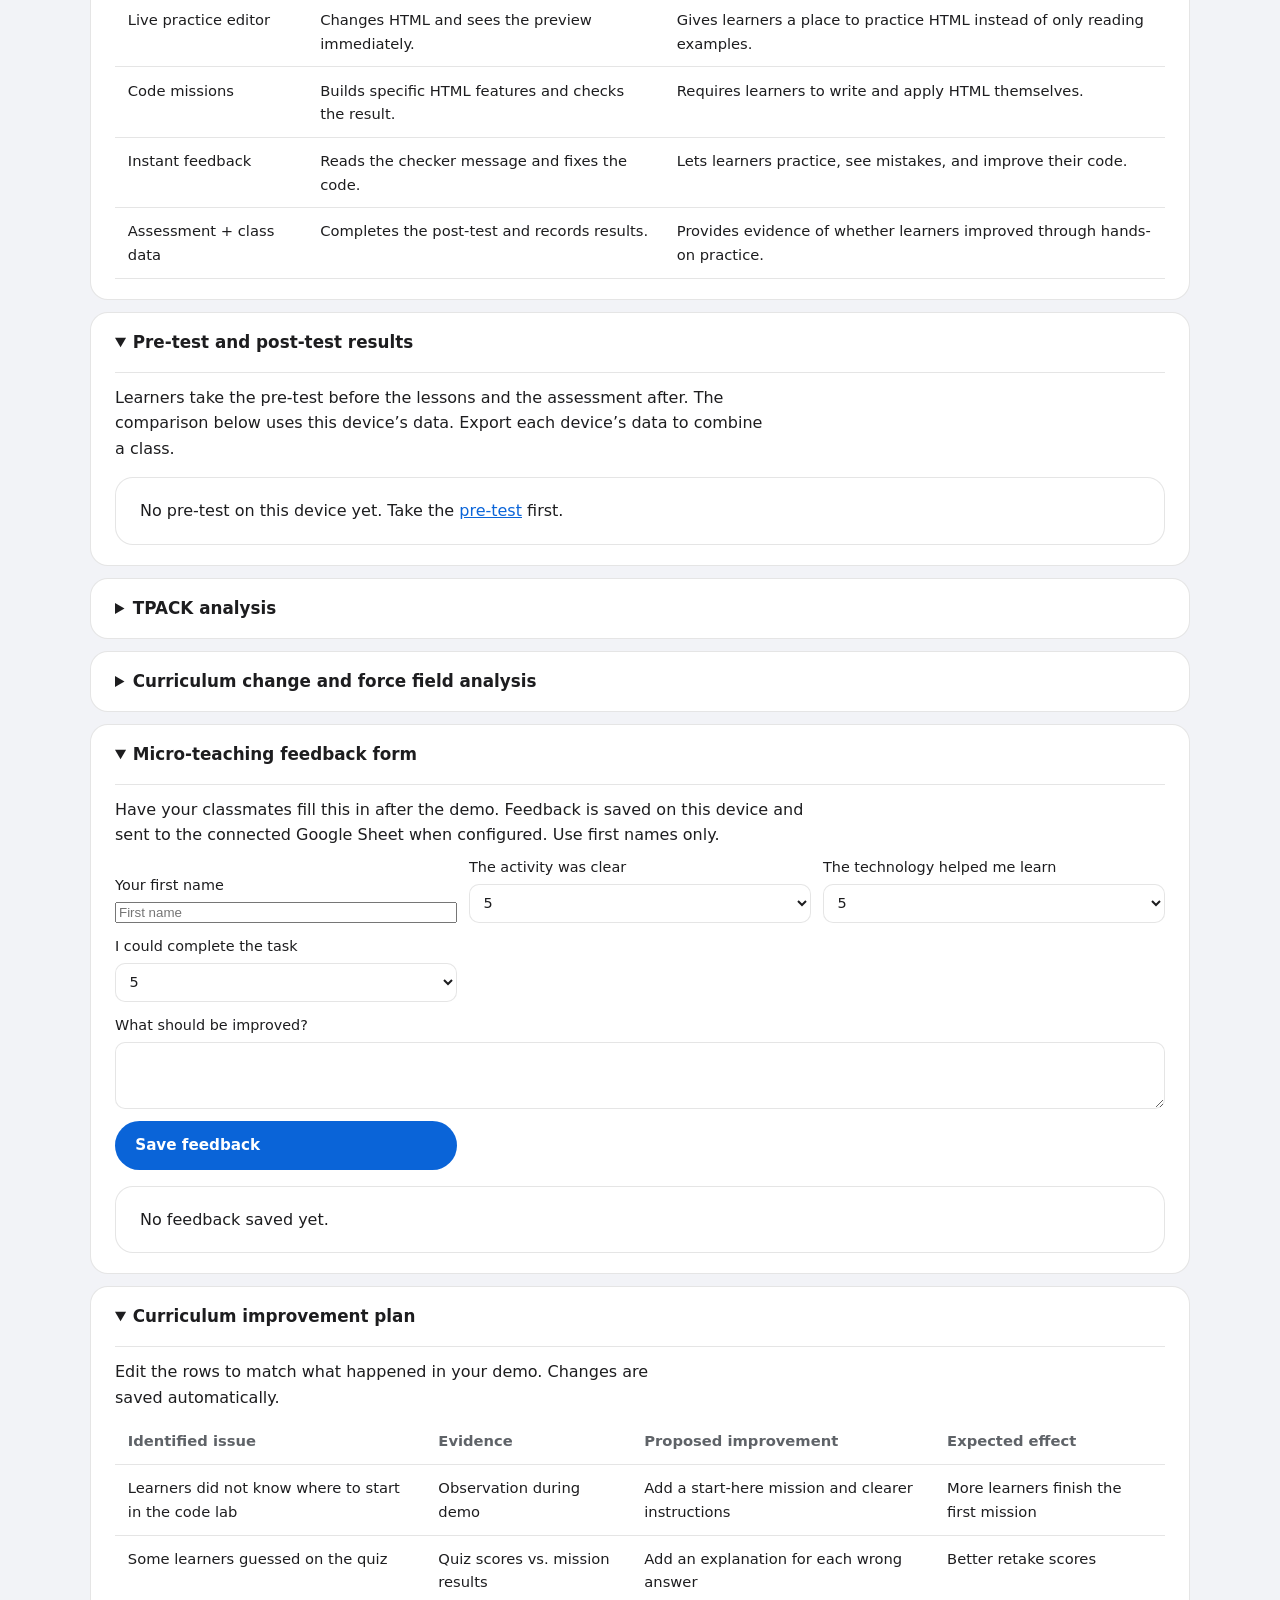
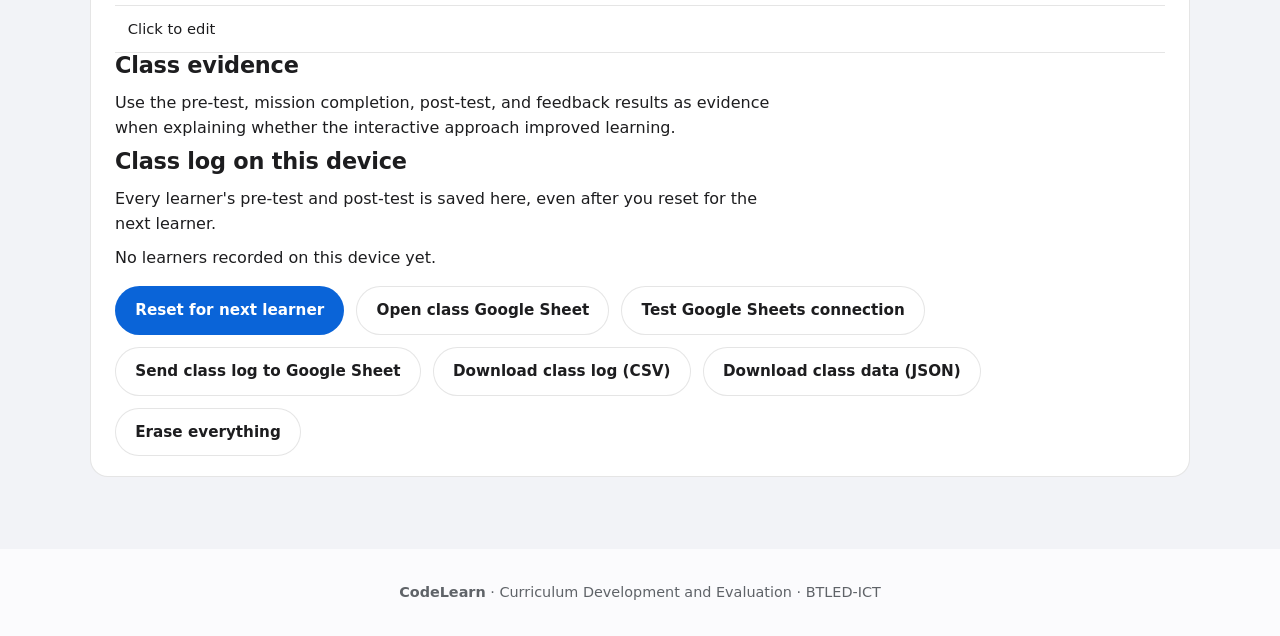
<file: teacher.html>
<!DOCTYPE html>
<html lang="en"><head><meta charset="UTF-8"><meta name="viewport" content="width=device-width, initial-scale=1, viewport-fit=cover">
<meta name="description" content="CodeLearn: a hands-on HTML mini-curriculum for BTLED-ICT learners.">
<meta name="theme-color" content="#0a64d8"><title>For teachers | CodeLearn</title><link rel="stylesheet" href="css/style.css"><link rel="stylesheet" href="css/fx.css"><script src="js/fx.js"></script></head>
<body><div class="blobs" aria-hidden="true"><i></i><i></i></div>
<header class="bar"><a class="brand" href="index.html"><span class="mark">&lt;/&gt;</span>CodeLearn</a>
<nav aria-label="Main"><a href="index.html">Home</a><a href="pretest.html">Pre-test</a><a href="lessons.html">Lessons</a><a href="lab.html">Code lab</a><a href="assessment.html">Assessment</a><a href="teacher.html" aria-current="page">For teachers</a></nav>
<div class="meter" title="Your progress"><span id="pText">0%</span><i><b id="pBar"></b></i></div></header>
<main><div class="pagehead"><h1>For teachers</h1><p>Everything the performance task asks for, kept next to the product so you can present from it.</p></div><section id="teacher" class="sec tint">

  <details open><summary>Learning problem · #2</summary>
    <p><b>Chosen problem:</b> #2 – Students lack hands-on opportunities in an ICT lesson.</p>
    <p><b>ICT context:</b> Basic HTML and web development.</p>
    <p><b>Problem statement:</b> ICT learners have limited opportunities to practice writing and applying basic HTML during traditional instruction, making it difficult for them to turn what they learn into a working webpage.</p>
    <p><b>How CodeLearn responds:</b> Learners use short lessons, a live HTML editor, code missions, automatic checks, assessment, and feedback to get repeated hands-on practice.</p>
    <p><b>Target learners:</b> First-year BTLED-ICT students with little or no prior web development experience.</p>
    <p><b>Evidence:</b> <em>Replace with your class data</em> (pre-test scores, teacher observation, interview notes). The pre-test and post-test in this site give you that evidence.</p>
    <p><b>Desired improvement:</b> Learners should become more able to actively apply basic HTML by completing the interactive missions and demonstrating improved assessment performance. Use the actual class results to report the final percentage.</p>
  </details>

  <details open><summary>Alignment: outcome, activity, technology, assessment</summary>
    <div class="scroll"><table>
      <tr><th>Intended learning outcome</th><th>Activity</th><th>Technology</th><th>Assessment</th></tr>
      <tr><td><b>ILO1</b> Identify the basic HTML elements (headings, paragraphs, links, images, and buttons) and tell what each one is for.</td><td>Lessons 1–4 with quick checks</td><td>Interactive lesson interface</td><td>Quiz Q1–Q3</td></tr>
      <tr><td><b>ILO2</b> Write a simple webpage with the correct structure (html, head, and body) that has a heading, a link, an image with alt text, and a button.</td><td>Code lab, missions 1 to 3 (problem-based, hands-on)</td><td>Live editor with instant preview and auto-checker</td><td>The checker confirms each mission (performance task)</td></tr>
      <tr><td><b>ILO3</b> Explain why the structure of a page should be planned before adding styles or other features.</td><td>Think-pair-share prompt in Lesson 2: learners discuss what goes wrong when a page is styled before it is planned</td><td>Lesson text with a built-in discussion prompt; quiz feedback explains each answer</td><td>Quiz Q4–Q5 (Q4: what comes first; Q5: why plan the structure first). Pre-test Q4–Q5 mirror these.</td></tr>
    </table></div>
    <p><b>Strategies:</b> experiential learning (build, run, fix), problem-based missions, a try-it practice editor in every lesson, immediate feedback, and think-pair-share (Lesson 2 prompt, also run live during micro-teaching).</p>
  </details>

  <details open><summary>How the product provides hands-on opportunities</summary>
    <div class="scroll"><table><tr><th>Hands-on feature</th><th>What the learner does</th><th>Why it supports Problem #2</th></tr>
    <tr><td>Live practice editor</td><td>Changes HTML and sees the preview immediately.</td><td>Gives learners a place to practice HTML instead of only reading examples.</td></tr>
    <tr><td>Code missions</td><td>Builds specific HTML features and checks the result.</td><td>Requires learners to write and apply HTML themselves.</td></tr>
    <tr><td>Instant feedback</td><td>Reads the checker message and fixes the code.</td><td>Lets learners practice, see mistakes, and improve their code.</td></tr>
    <tr><td>Assessment + class data</td><td>Completes the post-test and records results.</td><td>Provides evidence of whether learners improved through hands-on practice.</td></tr></table></div>
  </details>

  <details open><summary>Pre-test and post-test results</summary>
    <p>Learners take the pre-test before the lessons and the assessment after. The comparison below uses this device’s data. Export each device’s data to combine a class.</p>
    <div id="compareT" class="result show"></div>
  </details>

  <details><summary>TPACK analysis</summary>
    <p><b>Content (CK):</b> HTML document structure, headings, paragraphs, links, images, buttons.</p>
    <p><b>Pedagogy (PK):</b> learning by doing with immediate feedback; short missions that build in difficulty.</p>
    <p><b>Technology (TK):</b> a browser-based editor with live preview and an automatic checker. It fits because HTML is a visual skill, and learners need to see the result of each change right away.</p>
  </details>

  <details><summary>Curriculum change and force field analysis</summary>
    <p><b>Classification: Alteration.</b> The same HTML topic and outcomes are kept. The change is a minor one in how the topic is practiced: hands-on, auto-checked missions replace worksheet-only practice. <em>Revise this after your demo if your evidence says otherwise.</em></p>
    <div class="scroll"><table>
      <tr><th>Driving forces</th><th>Restraining forces</th></tr>
      <tr><td>Learners like hands-on tasks<br>It opens in any browser, no installation<br>Feedback is instant, so the teacher has less checking to do<br>Progress is saved so learners can continue later<br>It supports the BTLED-ICT course outcomes</td><td>Some learners have no device<br>Internet may be slow or not available<br>Learners have different ICT skills<br>Class time is short<br>Teachers may need training<br>Progress is saved on each device, not in one place</td></tr>
    </table></div>
    <p><b>Strategies to reduce the restraining forces:</b> If there are not enough devices, learners work in pairs, one typing and one reading, and switch after each mission. If the internet is poor, copy the CodeLearn folder to the computers or a flash drive, since the site works offline. For different skill levels, the missions go from easy to harder and the checker gives hints, so stronger learners can help their partners. For short class time, each mission takes about five minutes and can be done in a later session.</p>
  </details>

  <details open><summary>Micro-teaching feedback form</summary>
    <p>Have your classmates fill this in after the demo. Feedback is saved on this device and sent to the connected Google Sheet when configured. Use first names only.</p>
    <form id="fbForm" class="fbform">
      <label>Your first name <input name="name" type="text" autocomplete="given-name" required maxlength="40" placeholder="First name"></label>
      <label>The activity was clear <select name="clear"><option>5</option><option>4</option><option>3</option><option>2</option><option>1</option></select></label>
      <label>The technology helped me learn <select name="tech"><option>5</option><option>4</option><option>3</option><option>2</option><option>1</option></select></label>
      <label>I could complete the task <select name="done"><option>5</option><option>4</option><option>3</option><option>2</option><option>1</option></select></label>
      <label class="wide">What should be improved?<textarea name="note" rows="2"></textarea></label>
      <button class="btn primary" type="submit">Save feedback</button>
    </form>
    <div id="fbSummary" class="result show"></div>
  </details>

  <details open><summary>Curriculum improvement plan</summary>
    <p>Edit the rows to match what happened in your demo. Changes are saved automatically.</p>
    <div class="scroll"><table id="plan">
      <tr><th>Identified issue</th><th>Evidence</th><th>Proposed improvement</th><th>Expected effect</th></tr>
      <tr><td contenteditable>Learners did not know where to start in the code lab</td><td contenteditable>Observation during demo</td><td contenteditable>Add a start-here mission and clearer instructions</td><td contenteditable>More learners finish the first mission</td></tr>
      <tr><td contenteditable>Some learners guessed on the quiz</td><td contenteditable>Quiz scores vs. mission results</td><td contenteditable>Add an explanation for each wrong answer</td><td contenteditable>Better retake scores</td></tr>
      <tr><td contenteditable>Click to edit</td><td contenteditable></td><td contenteditable></td><td contenteditable></td></tr>
    </table></div>
    <h3>Class evidence</h3>
    <p>Use the pre-test, mission completion, post-test, and feedback results as evidence when explaining whether the interactive approach improved learning.</p>
    <h3>Class log on this device</h3>
    <p>Every learner's pre-test and post-test is saved here, even after you reset for the next learner.</p>
    <div id="logBox">No learners recorded on this device yet.</div>
    <div class="row"><button class="btn primary" id="newLearner">Reset for next learner</button><a class="btn" id="openSheet" target="_blank" rel="noopener" hidden>Open class Google Sheet</a><button class="btn" id="testSheet">Test Google Sheets connection</button><button class="btn" id="sendLog">Send class log to Google Sheet</button><button class="btn" id="exportCsv">Download class log (CSV)</button><button class="btn" id="exportData">Download class data (JSON)</button><button class="btn" id="resetAll">Erase everything</button></div>
    <p class="why" id="sheetStatus" role="status"></p>
  </details>
</section></main><footer><b>CodeLearn</b> · Curriculum Development and Evaluation · BTLED-ICT</footer>
<script src="js/script.js"></script></body></html>
</file>
<file: css/style.css>
:root{
  --bg:#fbfbfd;--tint:#f2f3f7;--card:#fff;--ink:#1d1d1f;--mute:#5f6368;--line:rgba(0,0,0,.1);
  --acc:#0a64d8;--accInk:#fff;--ok:#1a7f4b;--bad:#c0392b;--glass:rgba(251,251,253,.72);
  --ease:cubic-bezier(.2,.9,.3,1);
}
@media (prefers-color-scheme:dark){:root{
  --bg:#111214;--tint:#18191c;--card:#1e1f23;--ink:#f2f2f4;--mute:#a1a4ab;--line:rgba(255,255,255,.12);
  --acc:#4c9aff;--accInk:#08121f;--ok:#4cc38a;--bad:#ff8a7a;--glass:rgba(17,18,20,.7);}}
*{box-sizing:border-box}
html{scroll-behavior:smooth;scroll-padding-top:72px}
body{margin:0;background:var(--bg);color:var(--ink);font:100%/1.6 system-ui,-apple-system,"Segoe UI",sans-serif;-webkit-font-smoothing:antialiased}
h1,h2,h3{line-height:1.1;margin:0}
h1{font-size:clamp(2.2rem,6vw,4rem);letter-spacing:-.03em;font-weight:700;max-width:16ch}
h2{font-size:clamp(1.6rem,3.4vw,2.2rem);letter-spacing:-.02em;margin-bottom:.5rem}
h3{font-size:1.4rem;letter-spacing:-.01em;margin-bottom:.75rem}
p{margin:.5rem 0;max-width:68ch}
a{color:var(--acc)}
:focus-visible{outline:3px solid var(--acc);outline-offset:2px;border-radius:6px}
.bar{position:sticky;top:0;z-index:10;display:flex;align-items:center;gap:1.25rem;padding:.7rem clamp(1rem,4vw,3rem);
  background:var(--glass);backdrop-filter:blur(20px) saturate(180%);-webkit-backdrop-filter:blur(20px) saturate(180%);border-bottom:1px solid var(--line)}
.brand{display:flex;gap:.5rem;align-items:center;font-weight:700;color:var(--ink);text-decoration:none;letter-spacing:-.01em}
.mark{display:grid;place-items:center;width:30px;height:30px;border-radius:9px;background:var(--acc);color:var(--accInk);font:700 .8rem ui-monospace,monospace}
.bar nav{display:flex;gap:1.1rem;margin-left:auto}
.bar nav a{color:var(--mute);text-decoration:none;font-size:.95rem;font-weight:500}
.bar nav a:hover{color:var(--ink)}
.meter{display:flex;align-items:center;gap:.5rem;font-size:.85rem;font-weight:600;font-variant-numeric:tabular-nums}
.meter i{width:70px;height:6px;border-radius:9px;background:var(--line);overflow:hidden}
.meter b{display:block;height:100%;width:0;background:var(--acc);border-radius:9px;transition:width .5s var(--ease)}
.hero{padding:clamp(3rem,9vw,7rem) clamp(1rem,4vw,3rem) clamp(2.5rem,6vw,4.5rem);max-width:1100px;margin:auto}
.hero>p{font-size:1.2rem;color:var(--mute);margin:1.2rem 0 1.6rem}
.row{display:flex;gap:.75rem;flex-wrap:wrap;margin-top:1rem}
.btn{font:inherit;font-weight:600;font-size:.95rem;padding:.7rem 1.2rem;min-height:44px;border-radius:999px;border:1px solid var(--line);background:var(--card);color:var(--ink);cursor:pointer;text-decoration:none;display:inline-flex;align-items:center;
  transition:transform .12s var(--ease),background .2s,opacity .2s}
.btn:active{transform:scale(.96);transition-duration:.06s}
.btn.primary{background:var(--acc);color:var(--accInk);border-color:transparent}
.btn:disabled{opacity:.45;cursor:not-allowed}
.link{background:none;border:0;color:var(--acc);font:inherit;font-weight:600;cursor:pointer;padding:.3rem}
.sec{padding:clamp(2.5rem,6vw,4.5rem) clamp(1rem,4vw,3rem);max-width:1100px;margin:auto}
.tint{max-width:none;background:var(--tint)}
.tint>*{max-width:1100px;margin-left:auto;margin-right:auto}
.lead{color:var(--mute);margin-bottom:1.5rem}
.card{background:var(--card);border:1px solid var(--line);border-radius:22px;padding:clamp(1.2rem,3vw,2rem)}
.lessons{display:grid;grid-template-columns:230px 1fr;gap:1.25rem;margin-top:1.5rem}
.tabs{display:flex;flex-direction:column;gap:.35rem}
.tab{font:inherit;text-align:left;padding:.75rem 1rem;min-height:44px;border-radius:14px;border:0;background:transparent;color:var(--mute);font-weight:500;cursor:pointer;display:flex;justify-content:space-between;gap:.5rem;transition:background .2s,transform .12s var(--ease)}
.tab:active{transform:scale(.98)}
.tab[aria-selected=true]{background:var(--card);color:var(--ink);font-weight:600;box-shadow:0 0 0 1px var(--line)}
.tab .tick{color:var(--ok);font-weight:700}
.eg,pre.eg{background:var(--tint);border-radius:14px;padding:1rem;font:.9rem/1.6 ui-monospace,SFMono-Regular,Menlo,monospace;white-space:pre-wrap;margin:1rem 0;overflow-x:auto}
code{font:.9em ui-monospace,Menlo,monospace;background:var(--tint);padding:.1em .35em;border-radius:6px}
.quick{margin-top:1.25rem;padding-top:1.25rem;border-top:1px solid var(--line)}
.quick p{font-weight:600}
.opts{display:flex;gap:.5rem;flex-wrap:wrap;margin-top:.5rem}
.opt{font:inherit;padding:.6rem 1rem;min-height:44px;border-radius:12px;border:1px solid var(--line);background:var(--card);color:var(--ink);cursor:pointer;transition:transform .12s var(--ease),background .2s}
.opt:active{transform:scale(.97)}
.opt.right{background:color-mix(in srgb,var(--ok) 18%,var(--card));border-color:var(--ok)}
.opt.wrong{background:color-mix(in srgb,var(--bad) 15%,var(--card));border-color:var(--bad)}
.foot{display:flex;justify-content:space-between;align-items:center;gap:.5rem;margin-top:1.5rem;color:var(--mute);font-size:.9rem}
.missions{display:flex;gap:.5rem;flex-wrap:wrap;margin-bottom:1rem}
.chip{font:inherit;font-weight:600;font-size:.9rem;padding:.55rem 1rem;min-height:44px;border-radius:999px;border:1px solid var(--line);background:var(--card);color:var(--ink);cursor:pointer;transition:transform .12s var(--ease)}
.chip:active{transform:scale(.96)}
.chip[aria-pressed=true]{background:var(--ink);color:var(--bg)}
.chip.done::after{content:"";display:inline-block;width:.32em;height:.62em;margin-left:.55em;border:solid var(--ok);border-width:0 2px 2px 0;transform:rotate(45deg) translateY(-2px)}
.chip[aria-pressed=true].done::after{color:inherit}
.lab{display:grid;grid-template-columns:1fr 1fr;gap:1rem}
.pane{background:var(--card);border:1px solid var(--line);border-radius:18px;overflow:hidden;display:flex;flex-direction:column;min-height:340px}
.paneBar{display:flex;justify-content:space-between;align-items:center;padding:.5rem 1rem;border-bottom:1px solid var(--line);font-size:.85rem;font-weight:600;color:var(--mute)}
.live{color:var(--ok)}
textarea#editor{flex:1;border:0;resize:none;padding:1rem;font:.9rem/1.6 ui-monospace,Menlo,monospace;background:var(--card);color:var(--ink);tab-size:2}
textarea#editor:focus-visible{outline-offset:-3px}
iframe{flex:1;border:0;background:#fff;width:100%}
.mbar{display:flex;justify-content:space-between;align-items:center;gap:1rem;margin-top:1rem;flex-wrap:wrap}
.mbar p{margin:0;font-weight:600}
.fb{min-height:1.6em;font-weight:500;margin-top:.5rem}
.fb.ok{color:var(--ok)}.fb.no{color:var(--bad)}
fieldset{border:0;padding:0;margin:0 0 1.5rem}
legend{font-weight:600;font-size:1.05rem;margin-bottom:.5rem;padding:0}
fieldset label{display:flex;gap:.6rem;align-items:center;padding:.65rem .9rem;min-height:44px;border:1px solid var(--line);border-radius:12px;margin-bottom:.4rem;cursor:pointer}
fieldset label:has(input:checked){border-color:var(--acc);background:color-mix(in srgb,var(--acc) 10%,var(--card))}
fieldset.missing legend{color:var(--bad)}
fieldset.right label:has(input:checked){border-color:var(--ok)}
fieldset.wrong label:has(input:checked){border-color:var(--bad)}
.why{font-size:.9rem;color:var(--mute);margin:.3rem 0 0}
.result{display:none;margin-top:1rem;padding:1.25rem 1.5rem;border-radius:18px;background:var(--card);border:1px solid var(--line)}
.result.show{display:block}
.result strong{font-size:1.4rem;letter-spacing:-.02em}
details{background:var(--card);border:1px solid var(--line);border-radius:18px;padding:0 1.5rem;margin-top:.75rem}
summary{cursor:pointer;font-weight:600;padding:1rem 0;min-height:44px;font-size:1.05rem}
details[open] summary{border-bottom:1px solid var(--line);margin-bottom:.75rem}
details>*:last-child{margin-bottom:1.25rem}
.scroll{overflow-x:auto}
table{border-collapse:collapse;width:100%;font-size:.92rem;min-width:560px}
th,td{text-align:left;vertical-align:top;padding:.7rem .8rem;border-bottom:1px solid var(--line)}
th{color:var(--mute);font-weight:600}
td[contenteditable]:focus{outline:2px solid var(--acc);outline-offset:-2px}
.fbform{display:grid;grid-template-columns:repeat(3,1fr);gap:.75rem;align-items:end}
.fbform label{display:flex;flex-direction:column;gap:.3rem;font-size:.9rem;font-weight:500}
.fbform .wide{grid-column:1/-1}
select,.fbform textarea{font:inherit;padding:.6rem;border-radius:10px;border:1px solid var(--line);background:var(--card);color:var(--ink)}
footer{padding:2rem clamp(1rem,4vw,3rem);color:var(--mute);font-size:.9rem;text-align:center}
@media(max-width:800px){
  .bar nav{display:none}.bar .meter{margin-left:auto}
  .lessons,.lab,.fbform{grid-template-columns:1fr}
  .tabs{flex-direction:row;overflow-x:auto}.tab{white-space:nowrap}
}
@media(prefers-reduced-motion:reduce){html{scroll-behavior:auto}*{transition-duration:.01ms!important}}
@media(prefers-reduced-transparency:reduce){.bar{background:var(--bg);backdrop-filter:none;-webkit-backdrop-filter:none}}
@media(prefers-contrast:more){:root{--line:currentColor}}

/* life */
@view-transition{navigation:auto}
.blobs{position:fixed;inset:0;z-index:-1;overflow:hidden;pointer-events:none}
.blobs i{position:absolute;width:44vmax;height:44vmax;border-radius:50%;filter:blur(90px);opacity:.22;animation:drift 22s ease-in-out infinite alternate}
.blobs i:first-child{background:var(--acc);top:-18vmax;right:-12vmax}
.blobs i:last-child{background:#34c759;bottom:-22vmax;left:-14vmax;animation-duration:28s;opacity:.14}
@keyframes drift{to{transform:translate(-6vmax,5vmax) scale(1.12)}}
.bar nav a[aria-current=page]{color:var(--ink);font-weight:600}
.pagehead{max-width:1100px;margin:auto;padding:clamp(2.5rem,6vw,4.5rem) clamp(1rem,4vw,3rem) 0}
.pagehead h1{font-size:clamp(2rem,5vw,3.2rem)}
.pagehead p{color:var(--mute);font-size:1.1rem}
.hero{display:grid;grid-template-columns:1.1fr 1fr;gap:2.5rem;align-items:center;max-width:1100px;margin:auto;padding:clamp(2.5rem,7vw,5.5rem) clamp(1rem,4vw,3rem)}
.hero .heroText>p{font-size:1.2rem;color:var(--mute);margin:1.2rem 0 1.6rem}
.demo{background:var(--card);border:1px solid var(--line);border-radius:22px;overflow:hidden;box-shadow:0 20px 60px -20px rgba(0,0,0,.25);animation:rise .8s var(--ease) both .15s}
.demo pre{margin:0;padding:1rem 1.2rem;min-height:9.5rem;font:.9rem/1.7 ui-monospace,Menlo,monospace;white-space:pre-wrap;color:var(--ink)}
.demo pre::after{content:"";display:inline-block;width:2px;height:1.1em;background:var(--acc);vertical-align:text-bottom;margin-left:1px;animation:blink 1s steps(1) infinite}
.mini{border-top:1px solid var(--line);padding:1rem 1.2rem;background:#fff;color:#111;min-height:7rem;font-family:system-ui,sans-serif}
.mini h1{font-size:1.4rem;margin:0 0 .3rem;letter-spacing:-.02em;max-width:none;color:#111}.mini p{margin:.2rem 0;font-size:.95rem;color:#333}
.mini button{margin-top:.4rem;padding:.4rem .9rem;border-radius:999px;border:0;background:#0a64d8;color:#fff;font:inherit;font-weight:600}
@keyframes blink{50%{opacity:0}}
@keyframes rise{from{opacity:0;transform:translateY(24px) scale(.98)}}
.stats{display:grid;grid-template-columns:repeat(4,1fr);gap:1rem}
.stats div{background:var(--card);border:1px solid var(--line);border-radius:20px;padding:1.3rem;display:flex;flex-direction:column;gap:.2rem}
.stats b{font-size:2.6rem;letter-spacing:-.04em;line-height:1;font-variant-numeric:tabular-nums;color:var(--acc)}
.stats span{color:var(--mute);font-size:.95rem}
.paths{display:grid;grid-template-columns:repeat(2,1fr);gap:1rem;margin-top:1rem}
.path{display:block;text-decoration:none;color:var(--ink);background:var(--card);border:1px solid var(--line);border-radius:22px;padding:1.5rem;transition:transform .35s var(--ease),box-shadow .35s var(--ease)}
.path:hover{transform:translateY(-4px);box-shadow:0 18px 40px -18px rgba(0,0,0,.3)}
.path:active{transform:scale(.98);transition-duration:.08s}
.path h3{margin:.8rem 0 .2rem}.path p{color:var(--mute);margin:0}
.badge{display:inline-block;font-size:.8rem;font-weight:600;padding:.25rem .7rem;border-radius:999px;background:var(--tint);color:var(--mute)}
.badge.go{background:color-mix(in srgb,var(--acc) 15%,var(--card));color:var(--acc)}
.badge.fin{background:color-mix(in srgb,var(--ok) 18%,var(--card));color:var(--ok)}
.resume{color:var(--acc)!important;font-weight:600;font-size:1rem!important}
.card.swap{animation:swap .4s var(--ease)}
@keyframes swap{from{opacity:0;transform:translateX(18px)}}
.tick{animation:pop .5s var(--ease)}
@keyframes pop{from{transform:scale(0)}60%{transform:scale(1.4)}}
.opt.wrong,.fb.no,fieldset.missing{animation:shake .35s}
@keyframes shake{25%{transform:translateX(-5px)}75%{transform:translateX(5px)}}
.opt.right,.fb.ok{animation:pop2 .4s var(--ease)}
@keyframes pop2{from{transform:scale(.94)}}
.result.show{animation:rise .5s var(--ease)}
.pc{position:fixed;top:0;left:0;width:10px;height:14px;border-radius:3px;z-index:99;pointer-events:none}
.sec{animation:rise .6s var(--ease) both}
.toast{position:fixed;left:50%;bottom:24px;transform:translateX(-50%);background:var(--ink);color:var(--bg);padding:.75rem 1.2rem;border-radius:999px;font-weight:600;z-index:99;animation:toast 2.6s var(--ease) forwards}
@keyframes toast{0%{opacity:0;transform:translate(-50%,20px)}12%,85%{opacity:1;transform:translate(-50%,0)}100%{opacity:0;transform:translate(-50%,10px)}}
@media(max-width:800px){.hero,.stats,.paths{grid-template-columns:1fr 1fr}.hero{grid-template-columns:1fr}.paths{grid-template-columns:1fr}.bar nav{display:flex;overflow-x:auto;gap:.8rem;margin-left:0;flex:1;min-width:0}.bar nav a{white-space:nowrap}.meter i{display:none}.brand{font-size:0}.brand .mark{font-size:.8rem}}
@media(prefers-reduced-motion:reduce){.blobs i,.demo pre::after,.sec,.demo,.card.swap,.result.show{animation:none!important}}

.pair{background:var(--tint);border-left:4px solid var(--acc);border-radius:12px;padding:.8rem 1rem;margin:1rem 0}
.pair p{margin:.3rem 0 0}
.tryit{margin-top:1.25rem;padding-top:1.25rem;border-top:1px solid var(--line)}
.tryTask{margin:0 0 .6rem}.tryNote{color:var(--mute);font-size:.9rem}
.tryBox{display:grid;grid-template-columns:1fr 1fr;gap:.75rem}
.tryBox textarea,.tryBox iframe{width:100%;min-height:9rem;border:1px solid var(--line);border-radius:12px;background:var(--card);color:var(--ink)}
.tryBox textarea{font:.88rem/1.5 ui-monospace,SFMono-Regular,Menlo,monospace;padding:.7rem;resize:vertical}
.tryBox iframe{background:#fff}
@media(max-width:640px){.tryBox{grid-template-columns:1fr}}

/* Problem #7 alignment and interactive learning path */
.callout{background:linear-gradient(135deg,rgba(10,100,216,.08),rgba(52,199,89,.08));border:1px solid rgba(10,100,216,.16);border-radius:1.25rem;}
.calloutGrid{display:grid;grid-template-columns:minmax(0,1.3fr) minmax(260px,.9fr);gap:1.25rem;align-items:center;}
.eyebrow{display:inline-block;font-size:.78rem;font-weight:800;letter-spacing:.06em;text-transform:uppercase;opacity:.72;margin-bottom:.45rem;}
.flow{display:flex;flex-wrap:wrap;align-items:center;justify-content:center;gap:.45rem;padding:1rem;border-radius:1rem;background:rgba(255,255,255,.72);font-weight:800;}
.flow span{padding:.45rem .65rem;border-radius:.65rem;background:#fff;box-shadow:0 1px 5px rgba(0,0,0,.08);}
.paths.four{grid-template-columns:repeat(4,minmax(0,1fr));}
@media(max-width:800px){.calloutGrid{grid-template-columns:1fr}.paths.four{grid-template-columns:1fr 1fr}}
@media(max-width:520px){.paths.four{grid-template-columns:1fr}.flow{justify-content:flex-start}}

/* CodeLearn RPG quest system */
.rpg-panel{background:linear-gradient(145deg,#101827,#18253b);color:#f7f9fc;border:1px solid rgba(255,255,255,.12);border-radius:24px;padding:1.25rem;box-shadow:0 24px 60px -28px rgba(0,0,0,.55);overflow:hidden}
.rpg-top{display:flex;justify-content:space-between;align-items:center;gap:1.5rem;margin-bottom:1rem}
.rpg-top h2{margin:.1rem 0 .25rem;font-size:clamp(1.4rem,3vw,2rem);letter-spacing:-.03em}.rpg-top p{margin:0;color:#b9c5d6}.rpg-panel .eyebrow{color:#8fb8ff}
.xp-box{min-width:180px;display:grid;gap:.25rem;text-align:right}.xp-box strong{font-size:1.4rem}.xp-box span{font-size:.78rem;color:#aebbd0}.xp-box i{display:block;height:8px;background:#2a3850;border-radius:99px;overflow:hidden}.xp-box i b{display:block;width:0;height:100%;background:linear-gradient(90deg,#5ca7ff,#8f7cff);border-radius:inherit;transition:width .7s ease}
/* ===== Code Quest battle scene (SVG hero + 4 unique monsters) ===== */
.battle-scene{--s1:#14261f;--s2:#24493a;--hill1:#1c3a2e;--hill2:#14291f;--ground:#0f1f19;--lunge:130px;
  position:relative;min-height:330px;border-radius:20px;overflow:hidden;display:grid;grid-template-columns:1fr 1fr 1fr;align-items:end;padding:3.2rem 2rem .6rem;border:1px solid rgba(255,255,255,.1)}
.battle-scene[data-m="1"]{--s1:#1b1840;--s2:#3d3b82;--hill1:#2a2862;--hill2:#1d1b48;--ground:#141232}
.battle-scene[data-m="2"]{--s1:#2b1b3d;--s2:#c2623a;--hill1:#4a2a42;--hill2:#33203a;--ground:#241528}
.battle-scene[data-m="3"]{--s1:#0c0a1c;--s2:#3a1458;--hill1:#231040;--hill2:#170a2c;--ground:#0e0720}
.scene-bg{position:absolute;inset:0;width:100%;height:100%;z-index:0}
.stars circle{animation:twinkle 3s ease-in-out infinite}.stars circle:nth-child(3n){animation-delay:-1s}.stars circle:nth-child(3n+1){animation-delay:-2s;animation-duration:4s}
.fireflies circle{animation:firefly 5s ease-in-out infinite}.fireflies circle:nth-child(2){animation-delay:-1.5s}.fireflies circle:nth-child(3){animation-delay:-3s}.fireflies circle:nth-child(4){animation-delay:-.8s}.fireflies circle:nth-child(5){animation-delay:-2.4s}.fireflies circle:nth-child(6){animation-delay:-4s}
@keyframes twinkle{50%{opacity:.25}}@keyframes firefly{0%,100%{opacity:0;transform:translate(0,0)}30%{opacity:1}60%{opacity:.9;transform:translate(14px,-18px)}}
.battle-middle{align-self:center;text-align:center;z-index:3;position:relative}.battle-label{display:inline-block;padding:.3rem .65rem;border-radius:999px;background:rgba(255,255,255,.12);font-size:.72rem;font-weight:800;letter-spacing:.08em}.vs{font-size:2.2rem;font-weight:900;margin:.3rem 0;text-shadow:0 4px 20px rgba(0,0,0,.45);animation:vsPulse 1.6s ease-in-out infinite}.battle-middle span:last-child{display:block;color:#cdd7e6;font-size:.78rem}.battle-attack{margin:.65rem auto 0;background:#fff;color:#172033;border-color:rgba(255,255,255,.25);box-shadow:0 8px 20px rgba(0,0,0,.2);font-size:.82rem;padding:.55rem .9rem}.battle-attack:hover{transform:translateY(-1px)}.battle-float{position:fixed;right:18px;bottom:18px;z-index:20;border:0;border-radius:999px;padding:.75rem 1.1rem;min-height:48px;background:#0a64d8;color:#fff;font:600 .95rem system-ui,sans-serif;box-shadow:0 10px 28px rgba(0,0,0,.22);cursor:pointer}.battle-float:active{transform:scale(.96)}
@keyframes vsPulse{50%{transform:scale(1.12)}}
.char{position:relative;z-index:2;display:grid;justify-items:center;align-self:end}
.char svg{overflow:visible;width:160px;height:190px;display:block}
.shadow{transform-origin:center;transform-box:fill-box}
.nameplate{display:flex;flex-direction:column;align-items:center;gap:.28rem;margin-bottom:.35rem;padding:.3rem .7rem;border-radius:10px;background:rgba(10,15,28,.7);border:1px solid rgba(255,255,255,.14);backdrop-filter:blur(4px);font-size:.75rem;color:#fff;white-space:nowrap}
.hp{display:block;width:96px;height:7px;border-radius:9px;background:#3a2a2a;overflow:hidden;box-shadow:0 0 0 1px rgba(255,255,255,.08)}.hp i{display:block;height:100%;width:100%;background:linear-gradient(90deg,#ff5a5a,#ffa24d);border-radius:inherit;transition:width .7s ease .1s}.hp i::after{content:"";display:block;height:100%;background:rgba(255,255,255,.22);animation:hpShine 1.2s linear infinite}@keyframes hpShine{from{transform:translateX(-120%)}to{transform:translateX(220%)}}
.hero-plate{background:rgba(20,40,90,.7)}

/* speech bubble */
.taunt{position:absolute;bottom:100%;left:50%;z-index:8;width:max-content;max-width:190px;margin-bottom:.2rem;padding:.4rem .7rem;border-radius:12px;background:#fff;color:#172033;font-size:.78rem;font-weight:700;text-align:center;line-height:1.25;opacity:0;pointer-events:none;transform:translate(-50%,8px) scale(.8);transition:opacity .2s,transform .2s}
.taunt:after{content:"";position:absolute;left:50%;top:100%;margin-left:-6px;border:6px solid transparent;border-top-color:#fff}
.taunt.show{opacity:1;transform:translate(-50%,0) scale(1)}

/* hero idle */
.h-bob{animation:hBob 2.2s ease-in-out infinite;transform-origin:80px 176px}
.h-cape{transform-origin:70px 78px;animation:hCape 2s ease-in-out infinite}
.h-plume{transform-origin:82px 26px;animation:hPlume 1.8s ease-in-out infinite}
.h-blink{transform-origin:82px 54px;animation:blink 4.2s infinite}
.h-arm{transform-origin:100px 84px;animation:hArm 2.2s ease-in-out infinite}
.glint{transform-origin:121.5px 47px;animation:glint 3.4s ease-in-out infinite;opacity:0}
.aura{animation:aura 2s ease-in-out infinite;transform-origin:80px 100px}
.hero-svg .lv2,.hero-svg .lv3,.hero-svg .lv4{display:none}
.battle-scene:is([data-lv="2"],[data-lv="3"],[data-lv="4"]) .hero-svg .lv2{display:initial}
.battle-scene:is([data-lv="3"],[data-lv="4"]) .hero-svg .lv3{display:initial}
.battle-scene[data-lv="4"] .hero-svg .lv4{display:initial}
@keyframes hBob{50%{transform:translateY(-3px) scaleY(1.012)}}@keyframes hCape{50%{transform:rotate(-5deg) skewY(-2deg)}}@keyframes hPlume{50%{transform:rotate(-7deg)}}
@keyframes hArm{50%{transform:rotate(-6deg)}}@keyframes blink{0%,92%,100%{transform:scaleY(1)}95%{transform:scaleY(.1)}}
@keyframes glint{0%,70%,100%{opacity:0;transform:scale(.3)}80%{opacity:1;transform:scale(1.1) rotate(20deg)}90%{opacity:0}}
@keyframes aura{50%{opacity:.55;transform:scale(1.07)}}

/* monsters: only the current one shows */
.mon-fx{position:relative;width:160px;height:190px}
.char svg.mon{display:none;position:absolute;inset:0;animation:monEnter .6s ease both}
.battle-scene[data-m="0"] .m0,.battle-scene[data-m="1"] .m1,.battle-scene[data-m="2"] .m2,.battle-scene[data-m="3"] .m3{display:block}
@keyframes monEnter{from{opacity:0;transform:translateX(40px)}}

/* 0 · Title Goblin: hops, wiggles ears, wobbles its scrambled sign */
.g-hop{transform-origin:80px 178px;animation:gHop 1.1s ease-in-out infinite}
.g-ear{transform-box:fill-box;animation:gEar .9s ease-in-out infinite}.g-ear.l{transform-origin:100% 60%}.g-ear.r{transform-origin:0 60%;animation-delay:-.45s}
.g-club{transform-origin:112px 124px;animation:gClub 1.1s ease-in-out infinite}
.g-sign{transform-origin:40px 128px;animation:gSign 1.1s ease-in-out infinite}
.g-pupils{animation:gLook 2.4s ease-in-out infinite}.g-head{transform-origin:80px 90px;animation:gHead 1.1s ease-in-out infinite}
@keyframes gHop{0%,100%{transform:translateY(0) scale(1.05,.93)}35%,60%{transform:translateY(-16px) scale(.96,1.05)}}
@keyframes gEar{50%{transform:rotate(-10deg)}}@keyframes gClub{50%{transform:rotate(14deg)}}@keyframes gSign{50%{transform:rotate(-8deg)}}
@keyframes gLook{0%,100%{transform:translateX(-2px)}50%{transform:translateX(2px)}}@keyframes gHead{50%{transform:rotate(3deg)}}

/* 1 · Link Phantom: floats, flickers, wobbles, chain rings orbit */
.p-float{animation:pFloat 3.2s ease-in-out infinite,pFlicker 2.6s ease-in-out infinite}
.p-body{transform-origin:80px 150px;animation:pWobble 2.4s ease-in-out infinite}
.p-orbit{transform-origin:80px 98px;animation:spin 7s linear infinite}
.p-mouth{transform-origin:80px 120px;animation:pMouth 1.8s ease-in-out infinite}
.p-chain{transform-origin:80px 136px;animation:pChain 2s ease-in-out infinite}
.p-shadow{animation:pShadow 3.2s ease-in-out infinite}
@keyframes pFloat{50%{transform:translateY(-16px)}}@keyframes pFlicker{0%,100%{opacity:1}45%{opacity:.78}50%{opacity:.95}}
@keyframes pWobble{0%,100%{transform:skewX(-4deg)}50%{transform:skewX(4deg)}}@keyframes spin{to{transform:rotate(360deg)}}
@keyframes pMouth{50%{transform:scaleY(.55) scaleX(1.2)}}@keyframes pChain{50%{transform:rotate(5deg)}}@keyframes pShadow{50%{transform:scale(.7);opacity:.2}}

/* 2 · Media Beast: heavy breathing, swinging fists, roaming eye */
.b-breath{transform-origin:80px 178px;animation:bBreath 1.8s ease-in-out infinite}
.b-arm.l{transform-origin:44px 98px;animation:bArmL 1.8s ease-in-out infinite}.b-arm.r{transform-origin:116px 98px;animation:bArmR 1.8s ease-in-out infinite}
.b-head{transform-origin:80px 90px;animation:bHead 1.8s ease-in-out infinite}
.b-iris{animation:bLook 4s ease-in-out infinite}
.b-blink{transform-origin:80px 62px;animation:bBlink 4.6s infinite}
@keyframes bBreath{0%,100%{transform:scale(1.02,.97)}50%{transform:scale(.98,1.03)}}
@keyframes bArmL{50%{transform:rotate(12deg)}}@keyframes bArmR{50%{transform:rotate(-12deg)}}@keyframes bHead{50%{transform:translateY(-2px) rotate(-2deg)}}
@keyframes bLook{0%,15%{transform:translateX(-6px)}40%,60%{transform:translateX(6px)}85%,100%{transform:translateX(-6px)}}
@keyframes bBlink{0%,90%,100%{transform:scaleY(0)}94%{transform:scaleY(1)}}

/* 3 · Web Guardian: skittering legs, pulsing web glyph, glowing crown */
.s-bob{animation:sBob 1.3s ease-in-out infinite;transform-origin:84px 176px}
.s-leg{animation:sLeg .7s ease-in-out infinite alternate}
.s-glow{animation:sGlow 1.8s ease-in-out infinite}.s-crown{animation:sCrown 2s ease-in-out infinite}
.s-web{animation:sWeb 3s ease-in-out infinite;transform-origin:124px 34px}
@keyframes sBob{50%{transform:translateY(-5px)}}@keyframes sLeg{from{transform:rotate(-7deg)}to{transform:rotate(7deg)}}
@keyframes sGlow{50%{opacity:.35}}@keyframes sCrown{50%{filter:drop-shadow(0 0 6px #ffd86b)}}@keyframes sWeb{50%{transform:rotate(6deg)}}

/* attack effects */
.hero-fx{position:relative}
.slash,.spark,.hit-text{position:absolute;pointer-events:none;opacity:0;z-index:7}
.mon-fx svg.slash{left:-34px;top:50px;width:70px;height:110px}.mon-fx svg.spark{left:-8px;top:84px;width:56px;height:56px}
.hit-text{left:-8px;top:44px;font-weight:900;font-size:1.3rem;color:#ffe27a;text-shadow:0 2px 0 #7a3512,0 0 12px rgba(255,200,60,.8);letter-spacing:.04em}
.attack .hero-fx{animation:heroLunge .95s ease}
.attack .h-arm{animation:armSwing .95s ease}
.attack .mon-fx{animation:monHit .6s ease .5s}
.attack .slash{animation:slashFx .45s ease-out .5s both}.attack .spark{animation:sparkFx .45s ease-out .52s both}.attack .hit-text{animation:hitText .9s ease-out .55s both}
.hurt .mon-fx{animation:monLunge .75s ease}
.hurt .hero-fx{animation:heroRecoil .6s ease .3s}
@keyframes heroLunge{0%{transform:translateX(0)}22%{transform:translateX(-12px)}50%,68%{transform:translateX(var(--lunge))}100%{transform:translateX(0)}}
@keyframes armSwing{0%{transform:rotate(0)}22%{transform:rotate(-38deg)}50%{transform:rotate(98deg)}70%{transform:rotate(80deg)}100%{transform:rotate(0)}}
@keyframes monHit{0%,100%{transform:translateX(0);filter:none}15%{transform:translateX(-16px);filter:brightness(2.4)}40%{transform:translateX(9px)}70%{transform:translateX(-5px)}}
@keyframes slashFx{0%{opacity:0;transform:scale(.4) rotate(-25deg)}35%{opacity:1}100%{opacity:0;transform:scale(1.15) rotate(8deg)}}
@keyframes sparkFx{0%{opacity:0;transform:scale(.2)}40%{opacity:1;transform:scale(1.2) rotate(20deg)}100%{opacity:0;transform:scale(1.5) rotate(45deg)}}
@keyframes hitText{0%{opacity:0;transform:translateY(8px) scale(.6)}25%{opacity:1;transform:translateY(-6px) scale(1.15)}100%{opacity:0;transform:translateY(-42px) scale(1)}}
@keyframes monLunge{0%,100%{transform:translateX(0) scale(1)}40%{transform:translateX(-70px) scale(1.07)}}
@keyframes heroRecoil{0%,100%{transform:none;filter:none}30%{transform:translateX(-14px) rotate(-4deg);filter:drop-shadow(0 0 10px #ff4d4d) brightness(1.4)}}

/* victory + each monster is defeated its own way */
.quest-done .mon *{animation-play-state:paused}
.quest-done:not(.settled) .hero-svg{animation:heroVictory 1.2s ease 1.1s}
.quest-done .vs{color:#8be28d;animation:none}
.quest-done[data-m="0"] .m0{animation:dGoblin 1.1s ease .7s both}
.quest-done[data-m="1"] .m1{animation:dPhantom 1.4s ease .7s both}
.quest-done[data-m="2"] .m2{transform-origin:50% 95%;animation:dBeast 1.1s ease .7s both}
.quest-done[data-m="3"] .m3{transform-origin:50% 95%;animation:dGuardian 1.3s ease .7s both}
.quest-done.settled .mon{animation-duration:.01s!important;animation-delay:0s!important}
.quest-done.settled .hero-svg{animation:none}
@keyframes heroVictory{0%,100%{transform:translateY(0)}30%{transform:translateY(-26px) rotate(-5deg)}55%{transform:translateY(0)}75%{transform:translateY(-14px)}}
@keyframes dGoblin{0%{transform:none}35%{transform:translateY(-36px) rotate(200deg)}100%{transform:translateY(34px) rotate(90deg) scale(.88);opacity:.45;filter:grayscale(1)}}
@keyframes dPhantom{0%{transform:none;opacity:1}40%{transform:translateY(-14px) scale(1.1,1.2);opacity:.9}100%{transform:translateY(-34px) scale(.8,1.5);opacity:.14;filter:grayscale(1) blur(1px)}}
@keyframes dBeast{0%{transform:none}30%{transform:rotate(7deg)}100%{transform:translate(22px,10px) rotate(-90deg);opacity:.5;filter:grayscale(1)}}
@keyframes dGuardian{0%{transform:none}25%{transform:translateY(-8px)}100%{transform:translateY(22px) scale(1.04,.55);opacity:.5;filter:grayscale(1)}}

@media(max-width:800px){.battle-scene{grid-template-columns:1fr 1fr;--lunge:60px;padding-inline:1rem}.battle-middle{grid-column:1/-1;grid-row:1;align-self:start;margin-bottom:.4rem}.hero-char,.monster-char{grid-row:2}}
@media(max-width:520px){.battle-scene{min-height:285px;padding:3.1rem .2rem .35rem;--lunge:34px}.char svg,.mon-fx{width:120px;height:143px}.hero-fx{width:120px}.nameplate{font-size:.66rem}.hp{width:72px}.taunt{max-width:140px;font-size:.7rem}.rpg-panel{padding:.8rem}.mon-fx svg.slash{left:-24px;top:36px;width:52px;height:82px}.mon-fx svg.spark{left:-6px;top:62px;width:42px;height:42px}.hit-text{top:30px;font-size:1rem}.battle-middle .vs{font-size:1.7rem;margin:.1rem 0}.battle-attack{min-height:40px;padding:.45rem .75rem;font-size:.78rem}.battle-float{right:12px;bottom:12px;min-height:46px;padding:.65rem .95rem}.mbar{padding:.65rem .75rem;border-radius:14px;background:var(--card);box-shadow:0 8px 28px rgba(0,0,0,.12)}}
@media(prefers-reduced-motion:reduce){.battle-scene *{animation:none!important}.mon{animation:none!important}.hp i{transition:none}}

.quest-title{display:flex;justify-content:space-between;align-items:end;gap:1rem;margin:2rem 0 .75rem}.quest-title h2{margin:0}.quest-count{font-size:.85rem;font-weight:800;color:var(--mute);padding:.45rem .7rem;border:1px solid var(--line);border-radius:999px}
.quest-chip{display:flex!important;align-items:center;gap:.75rem;text-align:left;min-height:70px!important;flex:1}.quest-chip .quest-icon{width:34px;height:34px;display:grid;place-items:center;flex:none;border-radius:10px;background:var(--tint);font-weight:900}.quest-chip span:last-child{display:grid;gap:.15rem}.quest-chip small{font-size:.75rem;color:var(--mute);font-weight:500}.quest-chip.done .quest-icon{background:color-mix(in srgb,var(--ok) 15%,var(--card));color:var(--ok)}.quest-chip.locked{opacity:.5;cursor:not-allowed}.quest-chip.locked:hover{transform:none;box-shadow:none}.quest-chip[aria-pressed=true]{outline:2px solid var(--acc);outline-offset:2px}
.missions{display:grid;grid-template-columns:repeat(2,1fr);gap:.75rem}.quest-chip:nth-child(3){grid-column:1}.quest-chip:nth-child(4){grid-column:2}
@media(max-width:800px){.rpg-top{align-items:flex-start;flex-direction:column}.xp-box{width:100%;text-align:left}.missions{grid-template-columns:1fr}.quest-chip:nth-child(3),.quest-chip:nth-child(4){grid-column:auto}}

@media(max-width:900px){.lab{grid-template-columns:1fr}.pane{min-height:300px}.pane:first-child{min-height:280px}.pane:last-child{min-height:260px}}
@media(max-width:640px){.bar{gap:.55rem;padding:.55rem .7rem}.bar nav{gap:.65rem}.bar nav a{font-size:.82rem}.meter{font-size:.72rem}.battle-float{display:block}.pagehead p{font-size:1rem}.mbar{align-items:stretch}.mbar p{width:100%}.mbar .btn{width:100%;justify-content:center}.pane{min-height:250px}.pane:first-child{min-height:260px}.pane:last-child{min-height:230px}textarea#editor{font-size:.82rem;line-height:1.5}}
</file>
<file: css/fx.css>
/* ===== CodeLearn FX layer: themes + motion. Additive; delete this file and fx.js to revert. ===== */

/* Fix: flow chips were unreadable on dark themes (white chips, light text) */
.flow{color:#111}.flow span{color:#111}

/* ---------- Style switcher ---------- */
.fx-style{position:relative;margin-left:.25rem}
.fx-style>button{font:inherit;font-weight:600;font-size:.85rem;min-height:36px;padding:.3rem .8rem;border-radius:999px;border:1px solid var(--line);background:var(--card);color:var(--ink);cursor:pointer;display:inline-flex;gap:.4rem;align-items:center;white-space:nowrap}
.fx-pop{position:absolute;right:0;top:calc(100% + 10px);z-index:50;min-width:210px;padding:.4rem;border-radius:16px;background:var(--card);border:1px solid var(--line);box-shadow:0 20px 50px -15px rgba(0,0,0,.45);display:none}
.fx-pop.open{display:grid;gap:2px;animation:rise .25s var(--ease)}
.fx-pop button{font:inherit;text-align:left;border:0;background:transparent;color:var(--ink);padding:.55rem .75rem;min-height:40px;border-radius:10px;cursor:pointer;display:flex;justify-content:space-between;gap:1rem}
.fx-pop button:hover,.fx-pop button[aria-pressed=true]{background:var(--tint)}
.fx-pop button[aria-pressed=true]::after{content:"";width:.35em;height:.65em;border:solid var(--ok);border-width:0 2px 2px 0;transform:rotate(45deg);margin:.15em .3em 0 0;flex:none}

/* ---------- Particle canvas ---------- */
#fxCanvas{position:fixed;inset:0;width:100%;height:100%;z-index:-1;pointer-events:none;opacity:.55}

/* ---------- Kinetic headline ---------- */
.fx-on .kw{display:inline-block;opacity:0;transform:translateY(.6em) rotate(3deg);filter:blur(8px);animation:kwIn .7s var(--ease) forwards;animation-delay:calc(var(--i)*70ms + 120ms)}
@keyframes kwIn{to{opacity:1;transform:none;filter:none}}
.kw.hl{background:linear-gradient(90deg,var(--acc),#34c759,var(--acc));background-size:200% 100%;-webkit-background-clip:text;background-clip:text;color:transparent;animation:kwIn .7s var(--ease) forwards,hlSlide 4s linear infinite;animation-delay:calc(var(--i)*70ms + 120ms),0s}
@keyframes hlSlide{to{background-position:200% 0}}

/* ---------- Scroll reveal ---------- */
.fx-on .rv{opacity:0;transform:translateY(26px);transition:opacity .7s var(--ease),transform .7s var(--ease);transition-delay:calc(var(--d,0)*70ms)}
.fx-on .rv.in{opacity:1;transform:none}

/* ---------- Button shine ---------- */
.btn.primary{position:relative;overflow:hidden}
.btn.primary::after{content:"";position:absolute;inset:0;background:linear-gradient(110deg,transparent 35%,rgba(255,255,255,.35) 50%,transparent 65%);transform:translateX(-120%);transition:transform .6s var(--ease)}
.btn.primary:hover::after{transform:translateX(120%)}

/* =====================  THEMES  ===================== */

/* --- Neon glow --- */
html[data-theme=neon]{color-scheme:dark;--bg:#07070f;--tint:#0d0d1c;--card:#0e0e1d;--ink:#e9f7ff;--mute:#8fa3bd;--line:rgba(0,240,255,.28);--acc:#00f0ff;--accInk:#001317;--ok:#39ff88;--bad:#ff4d8d;--glass:rgba(7,7,15,.72)}
html[data-theme=neon] .blobs i:first-child{background:#00f0ff;opacity:.2}html[data-theme=neon] .blobs i:last-child{background:#ff2bd6;opacity:.2}
html[data-theme=neon] h1,html[data-theme=neon] h2{text-shadow:0 0 22px rgba(0,240,255,.45)}
html[data-theme=neon] .card,html[data-theme=neon] .path,html[data-theme=neon] .stats div,html[data-theme=neon] .pane,html[data-theme=neon] details,html[data-theme=neon] .result,html[data-theme=neon] .demo{box-shadow:0 0 0 1px rgba(0,240,255,.2),0 0 28px -8px rgba(0,240,255,.45)}
html[data-theme=neon] .btn.primary{box-shadow:0 0 18px rgba(0,240,255,.65)}
html[data-theme=neon] .mark{box-shadow:0 0 14px var(--acc);animation:neonFlick 5s infinite}
@keyframes neonFlick{0%,92%,96%,100%{opacity:1}94%,98%{opacity:.55}}
html[data-theme=neon] .stats b{text-shadow:0 0 14px currentColor}
html[data-theme=neon] .bar nav a:hover{text-shadow:0 0 10px var(--acc)}
html[data-theme=neon] .callout{background:linear-gradient(135deg,rgba(0,240,255,.07),rgba(255,43,214,.07))}
html[data-theme=neon] #fxCanvas{opacity:.9}

/* --- Glassmorphism --- */
html[data-theme=glass]{color-scheme:light;--bg:#e8ecff;--tint:rgba(255,255,255,.35);--card:rgba(255,255,255,.42);--ink:#1b1b33;--mute:#4b4b6b;--line:rgba(255,255,255,.7);--acc:#5b4bff;--accInk:#fff;--glass:rgba(255,255,255,.35)}
html[data-theme=glass]{background:radial-gradient(at 15% 10%,#ff9ac1 0,transparent 45%),radial-gradient(at 85% 15%,#9d8cff 0,transparent 45%),radial-gradient(at 60% 95%,#7de8c0 0,transparent 50%),#e8ecff;background-attachment:fixed}
html[data-theme=glass] body{background:transparent}
html[data-theme=glass] .card,html[data-theme=glass] .path,html[data-theme=glass] .stats div,html[data-theme=glass] .pane,html[data-theme=glass] details,html[data-theme=glass] .result,html[data-theme=glass] .demo,html[data-theme=glass] .fx-pop{backdrop-filter:blur(18px) saturate(170%);-webkit-backdrop-filter:blur(18px) saturate(170%);box-shadow:0 8px 32px -10px rgba(60,40,160,.35),inset 0 1px 0 rgba(255,255,255,.7)}
html[data-theme=glass] .btn{backdrop-filter:blur(10px)}
html[data-theme=glass] .blobs i{opacity:.4}
html[data-theme=glass] #fxCanvas{opacity:.35}

/* --- Neo-brutalism --- */
html[data-theme=brutal]{color-scheme:light;--bg:#fff3c4;--tint:#ffe48a;--card:#fff;--ink:#000;--mute:#333;--line:#000;--acc:#ff5fa2;--accInk:#000;--ok:#0a7a3d;--bad:#d1001f;--glass:#fff3c4}
html[data-theme=brutal] body{font-weight:500}
html[data-theme=brutal] h1,html[data-theme=brutal] h2,html[data-theme=brutal] h3{font-weight:900;text-transform:uppercase;letter-spacing:-.02em}
html[data-theme=brutal] .blobs,html[data-theme=brutal] #fxCanvas{display:none}
html[data-theme=brutal] .bar{border-bottom:3px solid #000;backdrop-filter:none}
html[data-theme=brutal] .card,html[data-theme=brutal] .path,html[data-theme=brutal] .stats div,html[data-theme=brutal] .pane,html[data-theme=brutal] details,html[data-theme=brutal] .result,html[data-theme=brutal] .demo,html[data-theme=brutal] .callout,html[data-theme=brutal] .fx-pop{border:3px solid #000;border-radius:10px;box-shadow:6px 6px 0 #000}
html[data-theme=brutal] .callout{background:#9be7ff}
html[data-theme=brutal] .btn,html[data-theme=brutal] .opt,html[data-theme=brutal] .chip,html[data-theme=brutal] .fx-style>button{border:2.5px solid #000;border-radius:8px;box-shadow:3px 3px 0 #000;font-weight:800;transition:transform .08s,box-shadow .08s}
html[data-theme=brutal] .btn:hover,html[data-theme=brutal] .opt:hover,html[data-theme=brutal] .chip:hover{transform:translate(-2px,-2px);box-shadow:5px 5px 0 #000}
html[data-theme=brutal] .btn:active,html[data-theme=brutal] .opt:active,html[data-theme=brutal] .chip:active{transform:translate(3px,3px);box-shadow:0 0 0 #000}
html[data-theme=brutal] .btn.primary::after{display:none}
html[data-theme=brutal] .mark{border:2.5px solid #000;border-radius:6px;box-shadow:2px 2px 0 #000}
html[data-theme=brutal] .stats b{color:#000}
html[data-theme=brutal] .path:hover{transform:translate(-3px,-3px);box-shadow:9px 9px 0 #000}
html[data-theme=brutal] .rpg-panel{border:3px solid #000;box-shadow:6px 6px 0 #000;border-radius:10px}

/* --- Blueprint --- */
html[data-theme=blueprint]{color-scheme:dark;--bg:#0c3a70;--tint:rgba(255,255,255,.06);--card:rgba(255,255,255,.05);--ink:#eaf3ff;--mute:#a9c4e6;--line:rgba(255,255,255,.45);--acc:#9fdcff;--accInk:#062442;--ok:#8cffc0;--bad:#ffb09f;--glass:rgba(12,58,112,.85)}
html[data-theme=blueprint]{background-color:#0c3a70;background-image:linear-gradient(rgba(255,255,255,.07) 1px,transparent 1px),linear-gradient(90deg,rgba(255,255,255,.07) 1px,transparent 1px),linear-gradient(rgba(255,255,255,.13) 1px,transparent 1px),linear-gradient(90deg,rgba(255,255,255,.13) 1px,transparent 1px);background-size:24px 24px,24px 24px,120px 120px,120px 120px;background-attachment:fixed}
html[data-theme=blueprint] body{background:transparent;font-family:ui-monospace,SFMono-Regular,Menlo,monospace;font-size:.95rem}
html[data-theme=blueprint] .blobs{display:none}
html[data-theme=blueprint] .card,html[data-theme=blueprint] .path,html[data-theme=blueprint] .stats div,html[data-theme=blueprint] .pane,html[data-theme=blueprint] details,html[data-theme=blueprint] .result,html[data-theme=blueprint] .demo,html[data-theme=blueprint] .fx-pop{border:1.5px dashed rgba(255,255,255,.6);border-radius:4px;box-shadow:none}
html[data-theme=blueprint] h1,html[data-theme=blueprint] h2,html[data-theme=blueprint] h3{font-weight:600;letter-spacing:-.04em}
html[data-theme=blueprint] .btn,html[data-theme=blueprint] .opt,html[data-theme=blueprint] .chip{border:1.5px solid rgba(255,255,255,.7);border-radius:3px}
html[data-theme=blueprint] .btn.primary{background:#eaf3ff;color:#0c3a70}
html[data-theme=blueprint] .mark{border-radius:3px}
html[data-theme=blueprint] .eg,html[data-theme=blueprint] pre.eg,html[data-theme=blueprint] code{background:rgba(0,0,0,.25)}
html[data-theme=blueprint] #fxCanvas{opacity:.35}

/* --- Retro VHS --- */
html[data-theme=vhs]{color-scheme:dark;--bg:#12071f;--tint:#1a0d2e;--card:#1b0f2e;--ink:#f6ecff;--mute:#b8a2d6;--line:rgba(255,62,165,.4);--acc:#ff3ea5;--accInk:#1a0420;--ok:#5cffd0;--bad:#ff7a8a;--glass:rgba(18,7,31,.78)}
html[data-theme=vhs] body{font-family:ui-monospace,"Courier New",monospace}
html[data-theme=vhs] h1,html[data-theme=vhs] h2{text-shadow:2px 0 #00e5ff,-2px 0 #ff3ea5;letter-spacing:-.02em;animation:vhsJit 6s steps(1) infinite}
@keyframes vhsJit{0%,93%,100%{transform:none}94%{transform:translateX(3px) skewX(-4deg)}96%{transform:translateX(-4px)}98%{transform:translateX(2px) skewX(3deg)}}
html[data-theme=vhs] .blobs i:first-child{background:#ff3ea5;opacity:.22}html[data-theme=vhs] .blobs i:last-child{background:#00e5ff;opacity:.15}
html[data-theme=vhs] body::after{content:"";position:fixed;inset:0;z-index:100;pointer-events:none;background:repeating-linear-gradient(0deg,rgba(0,0,0,.28) 0,rgba(0,0,0,.28) 1px,transparent 1px,transparent 3px);mix-blend-mode:multiply;animation:vhsRoll 8s linear infinite}
@keyframes vhsRoll{to{background-position:0 60px}}
html[data-theme=vhs] .card,html[data-theme=vhs] .path,html[data-theme=vhs] .stats div,html[data-theme=vhs] .pane,html[data-theme=vhs] details,html[data-theme=vhs] .result,html[data-theme=vhs] .demo{border-radius:6px;box-shadow:0 0 0 1px rgba(0,229,255,.2),4px 4px 0 rgba(255,62,165,.35)}
html[data-theme=vhs] .btn,html[data-theme=vhs] .opt,html[data-theme=vhs] .chip{border-radius:4px}
html[data-theme=vhs] .stats b{text-shadow:2px 0 #00e5ff}
html[data-theme=vhs] #fxCanvas{opacity:.7}

/* ---------- Motion safety ---------- */
@media(prefers-reduced-motion:reduce){
  .fx-on .kw,.kw.hl{animation:none!important;opacity:1;transform:none;filter:none}
  .fx-on .rv{opacity:1;transform:none;transition:none}
  html[data-theme] *,html[data-theme] *::before,html[data-theme] *::after{animation:none!important}
  #fxCanvas{display:none}
}
@media(max-width:800px){.fx-style>button span.lbl{display:none}}

/* ---------- Polish fixes ---------- */
/* Glass background: use a fixed layer so it covers short pages too */
html[data-theme=glass]{background:#e8ecff}
html[data-theme=glass] body::before{content:"";position:fixed;inset:0;z-index:-2;pointer-events:none;background:radial-gradient(at 15% 10%,#ff9ac1 0,transparent 45%),radial-gradient(at 85% 15%,#9d8cff 0,transparent 45%),radial-gradient(at 60% 95%,#7de8c0 0,transparent 50%),#e8ecff}
/* Dark themes: calmer container behind the flow chips */
html[data-theme=neon] .flow,html[data-theme=vhs] .flow,html[data-theme=blueprint] .flow{background:var(--tint)}
/* Brutalism: solid highlight colour instead of gradient text */
html[data-theme=brutal] .kw.hl{background:none;-webkit-background-clip:border-box;background-clip:border-box;color:#ff2d86}
/* Keep the RPG battle scene on its own font so text never collides with buttons */
html[data-theme] .rpg-panel{font-family:system-ui,-apple-system,"Segoe UI",sans-serif}

/* ---------- Drawn icons (no emoji / font glyph dependence) ---------- */
.tick,.ck{display:inline-block;width:.38em;height:.7em;border:solid currentColor;border-width:0 2.5px 2.5px 0;transform:rotate(45deg) translateY(-2px);margin:0 .3em}
.fx-style .chev{width:.45em;height:.45em;border:solid currentColor;border-width:0 2px 2px 0;transform:rotate(45deg) translateY(-2px)}

/* =====================  CLEAN + CROSS-PLATFORM  ===================== */
html{-webkit-text-size-adjust:100%;text-size-adjust:100%}
a,button,summary,label{-webkit-tap-highlight-color:transparent}
.btn,.opt,.chip,.tab,.fx-style>button,.fx-pop button,summary{touch-action:manipulation}
img,svg,video,canvas{max-width:100%}
h1,h2,h3{overflow-wrap:break-word;text-wrap:balance}
p,li{text-wrap:pretty}

/* Comfortable tap targets everywhere (44px guideline) */
.brand{min-height:44px}
.bar nav a{display:inline-flex;align-items:center;min-height:44px;padding:0 .35rem}
.fx-style>button{min-height:44px;padding:.3rem 1rem}

/* Notches and rounded screens */
.bar{padding-left:max(clamp(1rem,4vw,3rem),env(safe-area-inset-left));padding-right:max(clamp(1rem,4vw,3rem),env(safe-area-inset-right));padding-top:max(.5rem,env(safe-area-inset-top))}
footer{padding-bottom:max(2rem,env(safe-area-inset-bottom))}
.toast{bottom:max(24px,env(safe-area-inset-bottom))}

/* Fallbacks for browsers without color-mix() (older Android WebView, Safari < 16.2) */
@supports not (background:color-mix(in srgb,red,blue)){
  .opt.right{background:#dff3e8}.opt.wrong{background:#fbe3df}
  .badge.go{background:#e1ecfb}.badge.fin{background:#dff3e8}
  fieldset label:has(input:checked){background:#e8f0fb}
}
html[data-theme=glass] .bar,html[data-theme=glass] .fx-pop{-webkit-backdrop-filter:blur(18px) saturate(170%)}

/* Phones: two-row header, readable nav, no iOS focus-zoom */
@media(max-width:800px){
  .bar{flex-wrap:wrap;gap:0 .6rem;padding-bottom:0}
  .brand{font-size:1.05rem!important}
  .bar .meter{margin-left:auto}
  .bar nav{order:3;flex:1 0 100%;margin:0 -.35rem;padding:0;gap:.15rem;overflow-x:auto;scrollbar-width:none;-webkit-overflow-scrolling:touch}
  .bar nav::-webkit-scrollbar{display:none}
  .bar nav a{padding:0 .7rem;font-size:.92rem;flex:none}
  .meter i{display:block;width:44px}
  input,select,textarea,textarea#editor{font-size:16px}
  .fx-pop{right:-.25rem}
  .fx-style .lbl{display:inline!important}
  .btn{width:auto}
  .hero{padding-top:2rem}
}
@media(max-width:380px){.meter i{display:none}.stats{grid-template-columns:1fr 1fr}.stats b{font-size:2.1rem}}

/* Large screens: keep line lengths comfortable */
@media(min-width:1600px){html{font-size:112.5%}}

/* Print: just the content */
@media print{
  .bar,.blobs,#fxCanvas,.fx-style,.toast,body::after,body::before{display:none!important}
  html,body{background:#fff!important;color:#000!important}
  .rv,.kw{opacity:1!important;transform:none!important;filter:none!important}
  .card,.path,details{box-shadow:none!important;break-inside:avoid}
}
.link{min-height:44px;display:inline-flex;align-items:center}

/* Two-row header on tablets and phones so nothing wraps or clips */
.bar nav a{white-space:nowrap}
@media(max-width:1020px){
  .bar{flex-wrap:wrap;gap:0 .6rem;padding-bottom:0}
  .bar .meter{margin-left:auto}
  .bar nav{display:flex;order:3;flex:1 0 100%;margin:0 -.35rem;gap:.15rem;overflow-x:auto;scrollbar-width:none;-webkit-overflow-scrolling:touch}
  .bar nav::-webkit-scrollbar{display:none}
  .bar nav a{padding:0 .7rem;flex:none}
}
</file>
